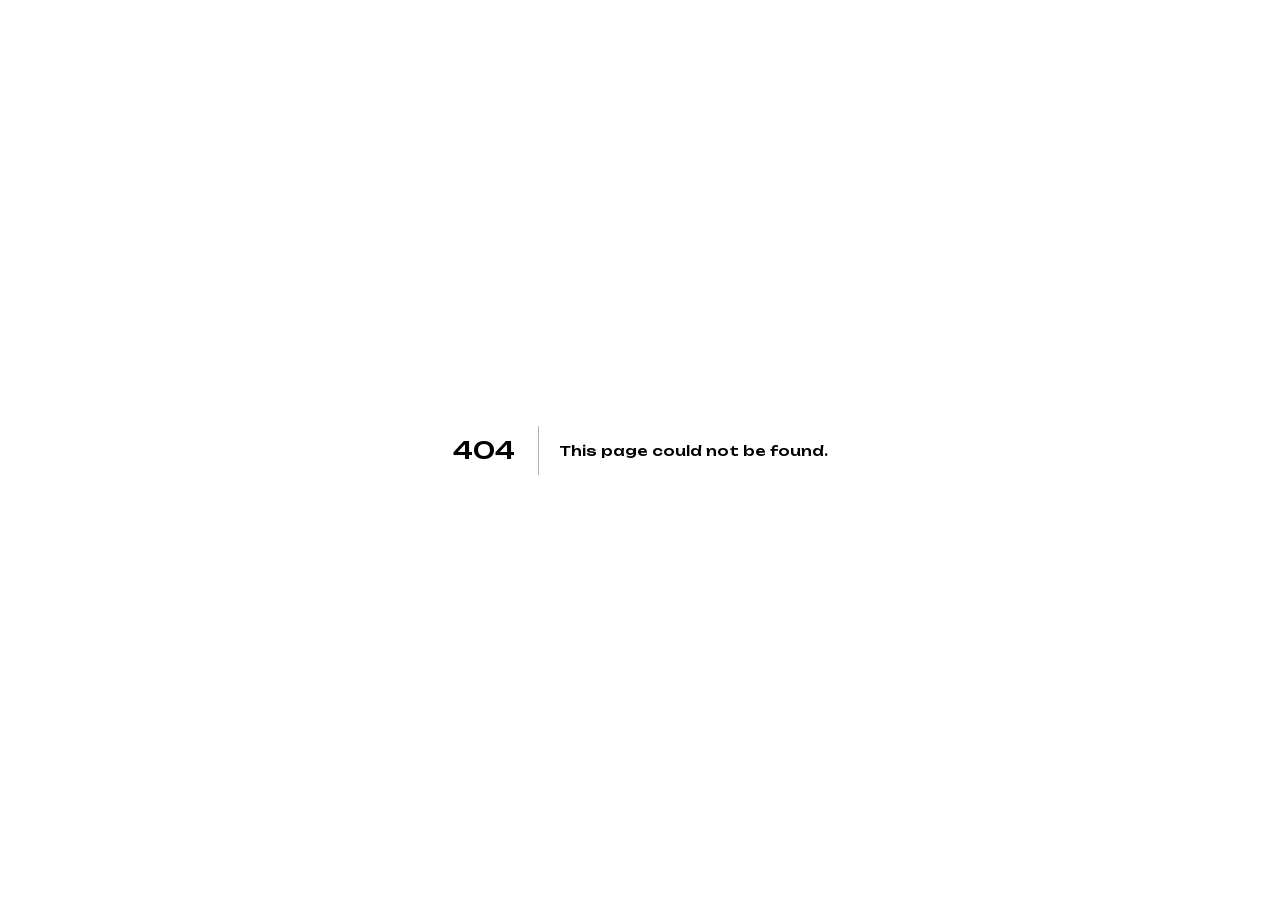
<file: 404/index.html>
<!DOCTYPE html><html lang="ru" class="-ls9kq_variable Yp9Oaq_variable h-full antialiased"><head><meta charSet="utf-8"/><meta name="viewport" content="width=device-width, initial-scale=1"/><link rel="stylesheet" href="/_next/static/chunks/42p402gcd8i59.css" data-precedence="next"/><link rel="preload" as="script" fetchPriority="low" href="/_next/static/chunks/1pcw6gskne7pf.js"/><script src="/_next/static/chunks/2urr6-fm2smyv.js" async=""></script><script src="/_next/static/chunks/3jn_x8ihwq16e.js" async=""></script><script src="/_next/static/chunks/2i99de3j6b99w.js" async=""></script><script src="/_next/static/chunks/turbopack-2u1d16houkiyo.js" async=""></script><script src="/_next/static/chunks/3qfy96eoyh-ek.js" async=""></script><meta name="robots" content="noindex"/><title>Васту-карта ARCHIDEV</title><meta name="description" content="Постройте Васту-карту своего дома: сетка 9×9 поверх плана по методике Наталии Капитановой."/><link rel="icon" href="/favicon.ico?favicon.117ezoe8m31dk.ico" sizes="48x48" type="image/x-icon"/><meta name="next-size-adjust" content=""/><title>404: This page could not be found.</title><script src="/_next/static/chunks/0cz1d0mv5g_q7.js" noModule=""></script></head><body class="min-h-full flex flex-col"><div hidden=""><!--$--><!--/$--></div><div style="font-family:system-ui,&quot;Segoe UI&quot;,Roboto,Helvetica,Arial,sans-serif,&quot;Apple Color Emoji&quot;,&quot;Segoe UI Emoji&quot;;height:100vh;text-align:center;display:flex;flex-direction:column;align-items:center;justify-content:center"><div><style>body{color:#000;background:#fff;margin:0}.next-error-h1{border-right:1px solid rgba(0,0,0,.3)}@media (prefers-color-scheme:dark){body{color:#fff;background:#000}.next-error-h1{border-right:1px solid rgba(255,255,255,.3)}}</style><h1 class="next-error-h1" style="display:inline-block;margin:0 20px 0 0;padding:0 23px 0 0;font-size:24px;font-weight:500;vertical-align:top;line-height:49px">404</h1><div style="display:inline-block"><h2 style="font-size:14px;font-weight:400;line-height:49px;margin:0">This page could not be found.</h2></div></div></div><!--$--><!--/$--><script id="_R_">(globalThis["TURBOPACK"] || (globalThis["TURBOPACK"] = [])).push({"otherChunks":["static/chunks/1pcw6gskne7pf.js","static/chunks/2urr6-fm2smyv.js","static/chunks/3jn_x8ihwq16e.js","static/chunks/2i99de3j6b99w.js"],"runtimeModuleIds":[94553]});</script><script src="/_next/static/chunks/1pcw6gskne7pf.js" async=""></script><script>(self.__next_f=self.__next_f||[]).push([0])</script><script>self.__next_f.push([1,"1:\"$Sreact.fragment\"\n2:\"/_next/static/chunks/3qfy96eoyh-ek.js\"\n3:I[39756,[\"$2\"],\"default\"]\n4:I[37457,[\"$2\"],\"default\"]\n8:I[97367,[\"$2\"],\"OutletBoundary\"]\n9:\"$Sreact.suspense\"\nb:\"ViewportBoundary\"\nc:I[97367,[\"$2\"],\"$b\"]\ne:\"MetadataBoundary\"\nf:I[97367,[\"$2\"],\"$e\"]\n11:I[68027,[\"$2\"],\"default\",1]\n:HL[\"/_next/static/chunks/42p402gcd8i59.css\",\"style\"]\n6:X\n7:[[\"children\",{\"s\":\"__PAGE__\",\"h\":512,\"d\":{\"r\":[\"$\",\"$1\",\"c\",{\"children\":[[[\"$\",\"title\",null,{\"children\":\"404: This page could not be found.\"}],[\"$\",\"div\",null,{\"style\":\"$0:t:t:d:r:props:children:1:props:children:props:children:props:notFound:0:1:props:style\",\"children\":[\"$\",\"div\",null,{\"children\":[[\"$\",\"style\",null,{\"dangerouslySetInnerHTML\":{\"__html\":\"body{color:#000;background:#fff;margin:0}.next-error-h1{border-right:1px solid rgba(0,0,0,.3)}@media (prefers-color-scheme:dark){body{color:#fff;background:#000}.next-error-h1{border-right:1px solid rgba(255,255,255,.3)}}\"}}],[\"$\",\"h1\",null,{\"className\":\"next-error-h1\",\"style\":\"$0:t:t:d:r:props:children:1:props:children:props:children:props:notFound:0:1:props:children:props:children:1:props:style\",\"children\":404}],[\"$\",\"div\",null,{\"style\":\"$0:t:t:d:r:props:children:1:props:children:props:children:props:notFound:0:1:props:children:props:children:2:props:style\",\"children\":[\"$\",\"h2\",null,{\"style\":\"$0:t:t:d:r:props:children:1:props:children:props:children:props:notFound:0:1:props:children:props:children:2:props:children:props:style\",\"children\":\"This page could not be found.\"}]}]]}]}]],null,[\"$\",\"$L8\",null,{\"children\":[\"$\",\"$9\",null,{\"name\":\"Next.MetadataOutlet\",\"children\":\"$@a\"}]}]]}],\"p\":false,\"v\":null}}]]\n5:[[\"children\",{\"s\":\"/_not-found\",\"h\":512,\"d\":{\"r\":[\"$\",\"$1\",\"c\",{\"children\":[null,[\"$\",\"$L3\",null,{\"parallelRouterKey\":\"children\",\"error\":\"$undefined\",\"errorStyles\":\"$undefined\",\"errorScripts\":\"$undefined\",\"template\":[\"$\",\"$L4\",null,{}],\"templateStyles\":\"$undefined\",\"templateScripts\":\"$undefined\",\"notFound\":\"$undefined\",\"forbidden\":\"$undefined\",\"unauthorized\":\"$undefined\"}]]}],\"p\":false,\"v\":\"$6\"},\"c\":\"$Q7\"}]]\n0:{\"P\":null,\"c\":[\"\",\"_not-found\",\"\"],\"q\":\"\",\"i\":false,\"t\":{\"t\":{\"s\":\"\",\"h\":528,\"d\":{\"r\":[\"$\",\"$1\",\"c\",{\"children\":[[[\"$\",\"link\",\"0\",{\"rel\":\"stylesheet\",\"href\":\"/_next/static/chunks/42p402gcd8i59.css\",\"precedence\":\"next\",\"crossOrigin\":\"$undefined\",\"nonce\":\"$undefined\"}],[\"$\",\"script\",\"script-0\",{\"src\":\"/_next/static/chunks/3qfy96eoyh-ek.js\",\"async\":true,\"nonce\":\"$undefined\"}]],[\"$\",\"html\",null,{\"lang\":\"ru\",\"className\":\"-ls9kq_variable Yp9Oaq_variable h-full antialiased\",\"children\":[\"$\",\"body\",null,{\"className\":\"min-h-full flex flex-col\",\"children\":[\"$\",\"$L3\",null,{\"parallelRouterKey\":\"children\",\"error\":\"$undefined\",\"errorStyles\":\"$undefined\",\"errorScripts\":\"$undefined\",\"template\":[\"$\",\"$L4\",null,{}],\"templateStyles\":\"$undefined\",\"templateScripts\":\"$undefined\",\"notFound\":[[[\"$\",\"title\",null,{\"children\":\"404: This page could not be found.\"}],[\"$\",\"div\",null,{\"style\":{\"fontFamily\":\"system-ui,\\\"Segoe UI\\\",Roboto,Helvetica,Arial,sans-serif,\\\"Apple Color Emoji\\\",\\\"Segoe UI Emoji\\\"\",\"height\":\"100vh\",\"textAlign\":\"center\",\"display\":\"flex\",\"flexDirection\":\"column\",\"alignItems\":\"center\",\"justifyContent\":\"center\"},\"children\":[\"$\",\"div\",null,{\"children\":[[\"$\",\"style\",null,{\"dangerouslySetInnerHTML\":{\"__html\":\"body{color:#000;background:#fff;margin:0}.next-error-h1{border-right:1px solid rgba(0,0,0,.3)}@media (prefers-color-scheme:dark){body{color:#fff;background:#000}.next-error-h1{border-right:1px solid rgba(255,255,255,.3)}}\"}}],[\"$\",\"h1\",null,{\"className\":\"next-error-h1\",\"style\":{\"display\":\"inline-block\",\"margin\":\"0 20px 0 0\",\"padding\":\"0 23px 0 0\",\"fontSize\":24,\"fontWeight\":500,\"verticalAlign\":\"top\",\"lineHeight\":\"49px\"},\"children\":404}],[\"$\",\"div\",null,{\"style\":{\"display\":\"inline-block\"},\"children\":[\"$\",\"h2\",null,{\"style\":{\"fontSize\":14,\"fontWeight\":400,\"lineHeight\":\"49px\",\"margin\":0},\"children\":\"This page could not be found.\"}]}]]}]}]],[]],\"forbidden\":\"$undefined\",\"unauthorized\":\"$undefined\"}]}]}]]}],\"p\":false,\"v\":null},\"c\":\"$Q5\"},\"h\":{\"r\":[\"$\",\"$1\",\"h\",{\"children\":[[\"$\",\"meta\",null,{\"name\":\"robots\",\"content\":\"noindex\"}],[\"$\",\"$Lc\",null,{\"children\":\"$Ld\"}],[\"$\",\"$Lf\",null,{\"children\":[[\"$\",\"div\",null,{\"hidden\":true,\"children\":[\"$\",\"$9\",null,{\"name\":\"Next.Metadata\",\"children\":\"$L10\"}]}],null]}],[\"$\",\"meta\",null,{\"name\":\"next-size-adjust\",\"content\":\"\"}]]}],\"p\":false,\"v\":null}},\"m\":\"$undefined\",\"G\":[\"$11\",[[\"$\",\"link\",\"0\",{\"rel\":\"stylesheet\",\"href\":\"/_next/static/chunks/42p402gcd8i59.css\",\"precedence\":\"next\",\"crossOrigin\":\"$undefined\",\"nonce\":\"$undefined\"}]]],\"S\":true,\"r\":\"$undefined\",\"s\":\"$undefined\",\"a\":\"$undefined\",\"l\":\"$undefined\",\"p\":\"$undefined\",\"d\":\"$undefined\",\"b\":\"I9UqkSW99RVlnb_qcBcgW\"}\n6:C\nd:[[\"$\",\"meta\",\"0\",{\"charSet\":\"utf-8\"}],[\"$\",\"meta\",\"1\",{\"name\":\"viewport\",\"content\":\"width=device-width, initial-scale=1\"}]]\n12:I[27201,[\"$2\"],\"IconMark\"]\na:null\n10:[[\"$\",\"title\",\"0\",{\"children\":\"Васту-карта ARCHIDEV\"}],[\"$\",\"meta\",\"1\",{\"name\":\"description\",\"content\":\"Постройте Васту-карту своего дома: сетка 9×9 поверх плана по методике Наталии Капитановой.\"}],[\"$\",\"link\",\"2\",{\"rel\":\"icon\",\"href\":\"/favicon.ico?favicon.117ezoe8m31dk.ico\",\"sizes\":\"48x48\",\"type\":\"image/x-icon\"}],[\"$\",\"$L12\",\"3\",{}]]\n"])</script></body></html>
</file>
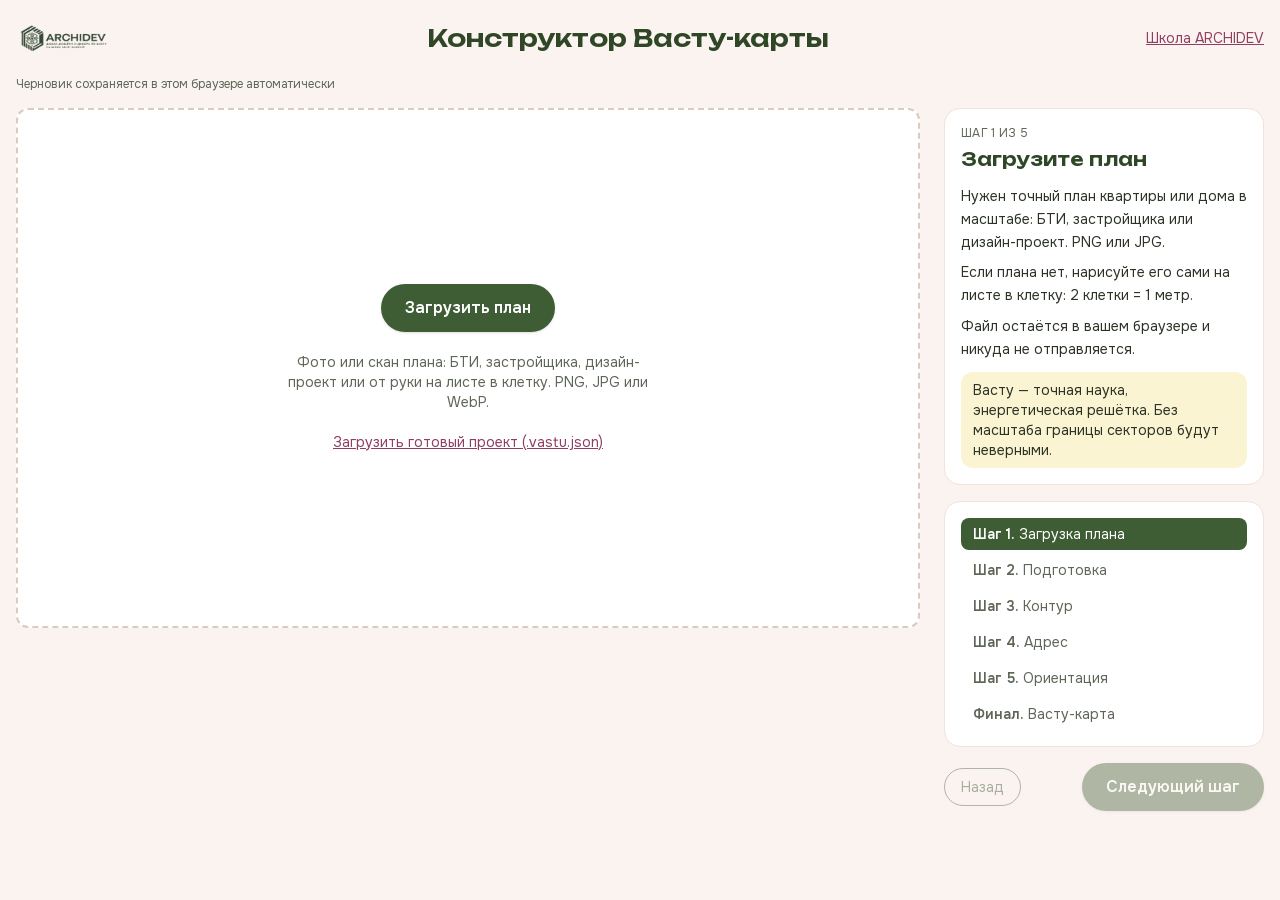
<file: create/index.html>
<!DOCTYPE html><html lang="ru" class="-ls9kq_variable Yp9Oaq_variable h-full antialiased"><head><meta charSet="utf-8"/><meta name="viewport" content="width=device-width, initial-scale=1"/><link rel="preload" href="/_next/static/media/01d917b2efda642a-s.p.0y1w0k24nk0rl.woff2" as="font" crossorigin="" type="font/woff2"/><link rel="preload" href="/_next/static/media/3383ca8b946b84c9-s.p.3o02-8iknf6dl.woff2" as="font" crossorigin="" type="font/woff2"/><link rel="preload" href="/_next/static/media/9d9d8fde33b299ed-s.p.1bk8_xp319hr4.woff2" as="font" crossorigin="" type="font/woff2"/><link rel="preload" href="/_next/static/media/c50b0495a1ff0f08-s.p.2sla2yow9-9p_.woff2" as="font" crossorigin="" type="font/woff2"/><link rel="preload" as="image" href="/brand/logo-green.png"/><link rel="stylesheet" href="/_next/static/chunks/42p402gcd8i59.css" data-precedence="next"/><link rel="preload" as="script" fetchPriority="low" href="/_next/static/chunks/1pcw6gskne7pf.js"/><script src="/_next/static/chunks/2urr6-fm2smyv.js" async=""></script><script src="/_next/static/chunks/3jn_x8ihwq16e.js" async=""></script><script src="/_next/static/chunks/2i99de3j6b99w.js" async=""></script><script src="/_next/static/chunks/turbopack-2u1d16houkiyo.js" async=""></script><script src="/_next/static/chunks/3qfy96eoyh-ek.js" async=""></script><script src="/_next/static/chunks/0y6jwivhe2-36.js" async=""></script><script src="/_next/static/chunks/2y1v_hpdw9s89.js" async=""></script><title>Построить Васту-карту — ARCHIDEV</title><meta name="description" content="Постройте Васту-карту своего дома: сетка 9×9 поверх плана по методике Наталии Капитановой."/><link rel="icon" href="/favicon.ico?favicon.117ezoe8m31dk.ico" sizes="48x48" type="image/x-icon"/><meta name="next-size-adjust" content=""/><script src="/_next/static/chunks/0cz1d0mv5g_q7.js" noModule=""></script></head><body class="min-h-full flex flex-col"><div hidden=""><!--$--><!--/$--></div><main class="mx-auto flex w-full max-w-7xl flex-1 flex-col gap-5 px-4 py-5"><header class="flex flex-wrap items-center justify-between gap-3"><a class="flex items-center gap-3" href="/"><img alt="ARCHIDEV" width="150" height="40" decoding="async" data-nimg="1" class="h-9 w-auto" style="color:transparent" src="/brand/logo-green.png"/></a><h1 class="text-xl font-semibold text-green-dark sm:text-2xl">Конструктор Васту-карты</h1><a href="https://archidev.online/" class="text-sm text-plum-text underline" target="_blank" rel="noreferrer">Школа ARCHIDEV</a></header><div class="flex flex-col gap-4"><div class="flex flex-wrap items-center justify-between gap-2 text-xs text-muted"><span>Черновик сохраняется в этом браузере автоматически</span></div><div class="flex flex-col gap-6 lg:flex-row lg:items-start"><section class="min-w-0 flex-1"><div class="flex min-h-[520px] flex-col items-center justify-center gap-5 rounded-xl border-2 border-dashed border-line-strong bg-white p-6 text-center"><input type="file" accept="image/png,image/jpeg,image/webp" class="hidden"/><input type="file" accept=".json,application/json" class="hidden"/><button type="button" class="rounded-full bg-green px-6 py-3 text-base font-semibold text-white shadow-sm transition hover:bg-green-dark disabled:cursor-not-allowed disabled:opacity-40">Загрузить план</button><p class="max-w-sm text-sm text-muted">Фото или скан плана: БТИ, застройщика, дизайн-проект или от руки на листе в клетку. PNG, JPG или WebP.</p><button type="button" class="text-sm text-plum-text underline">Загрузить готовый проект (.vastu.json)</button></div></section><aside class="flex w-full flex-col gap-4 lg:w-80 lg:shrink-0"><div class="rounded-2xl border border-line bg-white p-4"><p class="text-xs uppercase tracking-wide text-muted">Шаг 1 из 5</p><h2 class="mt-1 text-lg font-semibold text-green-dark">Загрузите план</h2><ul class="mt-3 flex flex-col gap-2 text-sm leading-relaxed"><li>Нужен точный план квартиры или дома в масштабе: БТИ, застройщика или дизайн-проект. PNG или JPG.</li><li>Если плана нет, нарисуйте его сами на листе в клетку: 2 клетки = 1 метр.</li><li>Файл остаётся в вашем браузере и никуда не отправляется.</li></ul><p class="rounded-xl bg-yellow-section px-3 py-2 text-sm text-ink mt-3">Васту — точная наука, энергетическая решётка. Без масштаба границы секторов будут неверными.</p></div><ol class="rounded-2xl border border-line bg-white p-4 flex flex-col gap-1 text-sm"><li><button type="button" class="w-full rounded-lg px-3 py-1.5 text-left transition bg-green text-white"><span class="font-semibold">Шаг <!-- -->1<!-- -->.</span> <!-- -->Загрузка плана</button></li><li><button type="button" disabled="" class="w-full rounded-lg px-3 py-1.5 text-left transition text-muted"><span class="font-semibold">Шаг <!-- -->2<!-- -->.</span> <!-- -->Подготовка</button></li><li><button type="button" disabled="" class="w-full rounded-lg px-3 py-1.5 text-left transition text-muted"><span class="font-semibold">Шаг <!-- -->3<!-- -->.</span> <!-- -->Контур</button></li><li><button type="button" disabled="" class="w-full rounded-lg px-3 py-1.5 text-left transition text-muted"><span class="font-semibold">Шаг <!-- -->4<!-- -->.</span> <!-- -->Адрес</button></li><li><button type="button" disabled="" class="w-full rounded-lg px-3 py-1.5 text-left transition text-muted"><span class="font-semibold">Шаг <!-- -->5<!-- -->.</span> <!-- -->Ориентация</button></li><li><button type="button" disabled="" class="w-full rounded-lg px-3 py-1.5 text-left transition text-muted"><span class="font-semibold">Финал.</span> Васту-карта</button></li></ol><div class="flex items-center justify-between gap-2"><button type="button" class="rounded-full border border-green px-4 py-2 text-sm text-green-dark transition hover:bg-green hover:text-white disabled:cursor-not-allowed disabled:opacity-40 disabled:hover:bg-transparent disabled:hover:text-green-dark" disabled="">Назад</button><button type="button" class="rounded-full bg-green px-6 py-3 text-base font-semibold text-white shadow-sm transition hover:bg-green-dark disabled:cursor-not-allowed disabled:opacity-40" disabled="">Следующий шаг</button></div></aside></div></div></main><!--$--><!--/$--><script id="_R_">(globalThis["TURBOPACK"] || (globalThis["TURBOPACK"] = [])).push({"otherChunks":["static/chunks/1pcw6gskne7pf.js","static/chunks/2urr6-fm2smyv.js","static/chunks/3jn_x8ihwq16e.js","static/chunks/2i99de3j6b99w.js"],"runtimeModuleIds":[94553]});</script><script src="/_next/static/chunks/1pcw6gskne7pf.js" async=""></script><script>(self.__next_f=self.__next_f||[]).push([0])</script><script>self.__next_f.push([1,"1:\"$Sreact.fragment\"\n2:\"/_next/static/chunks/3qfy96eoyh-ek.js\"\n3:I[39756,[\"$2\"],\"default\"]\n4:I[37457,[\"$2\"],\"default\"]\n8:\"/_next/static/chunks/0y6jwivhe2-36.js\"\n9:\"/_next/static/chunks/2y1v_hpdw9s89.js\"\na:I[22016,[\"$2\",\"$8\",\"$9\"],\"\"]\nb:I[5500,[\"$2\",\"$8\",\"$9\"],\"Image\"]\nc:I[2328,[\"$2\",\"$8\",\"$9\"],\"default\"]\nd:I[97367,[\"$2\"],\"OutletBoundary\"]\ne:\"$Sreact.suspense\"\n10:\"ViewportBoundary\"\n11:I[97367,[\"$2\"],\"$10\"]\n13:\"MetadataBoundary\"\n14:I[97367,[\"$2\"],\"$13\"]\n16:I[68027,[\"$2\"],\"default\",1]\n:HL[\"/_next/static/chunks/42p402gcd8i59.css\",\"style\"]\n:HL[\"/_next/static/media/01d917b2efda642a-s.p.0y1w0k24nk0rl.woff2\",\"font\",{\"crossOrigin\":\"\",\"type\":\"font/woff2\"}]\n:HL[\"/_next/static/media/3383ca8b946b84c9-s.p.3o02-8iknf6dl.woff2\",\"font\",{\"crossOrigin\":\"\",\"type\":\"font/woff2\"}]\n:HL[\"/_next/static/media/9d9d8fde33b299ed-s.p.1bk8_xp319hr4.woff2\",\"font\",{\"crossOrigin\":\"\",\"type\":\"font/woff2\"}]\n:HL[\"/_next/static/media/c50b0495a1ff0f08-s.p.2sla2yow9-9p_.woff2\",\"font\",{\"crossOrigin\":\"\",\"type\":\"font/woff2\"}]\n6:X\n7:[[\"children\",{\"s\":\"__PAGE__\",\"h\":512,\"d\":{\"r\":[\"$\",\"$1\",\"c\",{\"children\":[[\"$\",\"main\",null,{\"className\":\"mx-auto flex w-full max-w-7xl flex-1 flex-col gap-5 px-4 py-5\",\"children\":[[\"$\",\"header\",null,{\"className\":\"flex flex-wrap items-center justify-between gap-3\",\"children\":[[\"$\",\"$La\",null,{\"href\":\"/\",\"className\":\"flex items-center gap-3\",\"children\":[\"$\",\"$Lb\",null,{\"src\":\"/brand/logo-green.png\",\"alt\":\"ARCHIDEV\",\"width\":150,\"height\":40,\"priority\":true,\"className\":\"h-9 w-auto\"}]}],[\"$\",\"h1\",null,{\"className\":\"text-xl font-semibold text-green-dark sm:text-2xl\",\"children\":\"Конструктор Васту-карты\"}],[\"$\",\"a\",null,{\"href\":\"https://archidev.online/\",\"className\":\"text-sm text-plum-text underline\",\"target\":\"_blank\",\"rel\":\"noreferrer\",\"children\":\"Школа ARCHIDEV\"}]]}],[\"$\",\"$Lc\",null,{}]]}],[[\"$\",\"script\",\"script-0\",{\"src\":\"/_next/static/chunks/0y6jwivhe2-36.js\",\"async\":true,\"nonce\":\"$undefined\"}],[\"$\",\"script\",\"script-1\",{\"src\":\"/_next/static/chunks/2y1v_hpdw9s89.js\",\"async\":true,\"nonce\":\"$undefined\"}]],[\"$\",\"$Ld\",null,{\"children\":[\"$\",\"$e\",null,{\"name\":\"Next.MetadataOutlet\",\"children\":\"$@f\"}]}]]}],\"p\":false,\"v\":null}}]]\n5:[[\"children\",{\"s\":\"create\",\"h\":512,\"d\":{\"r\":[\"$\",\"$1\",\"c\",{\"children\":[null,[\"$\",\"$L3\",null,{\"parallelRouterKey\":\"children\",\"error\":\"$undefined\",\"errorStyles\":\"$undefined\",\"errorScripts\":\"$undefined\",\"template\":[\"$\",\"$L4\",null,{}],\"templateStyles\":\"$undefined\",\"templateScripts\":\"$undefined\",\"notFound\":\"$undefined\",\"forbidden\":\"$undefined\",\"unauthorized\":\"$undefined\"}]]}],\"p\":false,\"v\":\"$6\"},\"c\":\"$Q7\"}]]\n0:{\"P\":null,\"c\":[\"\",\"create\",\"\"],\"q\":\"\",\"i\":false,\"t\":{\"t\":{\"s\":\"\",\"h\":528,\"d\":{\"r\":[\"$\",\"$1\",\"c\",{\"children\":[[[\"$\",\"link\",\"0\",{\"rel\":\"stylesheet\",\"href\":\"/_next/static/chunks/42p402gcd8i59.css\",\"precedence\":\"next\",\"crossOrigin\":\"$undefined\",\"nonce\":\"$undefined\"}],[\"$\",\"script\",\"script-0\",{\"src\":\"/_next/static/chunks/3qfy96eoyh-ek.js\",\"async\":true,\"nonce\":\"$undefined\"}]],[\"$\",\"html\",null,{\"lang\":\"ru\",\"className\":\"-ls9kq_variable Yp9Oaq_variable h-full antialiased\",\"children\":[\"$\",\"body\",null,{\"className\":\"min-h-full flex flex-col\",\"children\":[\"$\",\"$L3\",null,{\"parallelRouterKey\":\"children\",\"error\":\"$undefined\",\"errorStyles\":\"$undefined\",\"errorScripts\":\"$undefined\",\"template\":[\"$\",\"$L4\",null,{}],\"templateStyles\":\"$undefined\",\"templateScripts\":\"$undefined\",\"notFound\":[[[\"$\",\"title\",null,{\"children\":\"404: This page could not be found.\"}],[\"$\",\"div\",null,{\"style\":{\"fontFamily\":\"system-ui,\\\"Segoe UI\\\",Roboto,Helvetica,Arial,sans-serif,\\\"Apple Color Emoji\\\",\\\"Segoe UI Emoji\\\"\",\"height\":\"100vh\",\"textAlign\":\"center\",\"display\":\"flex\",\"flexDirection\":\"column\",\"alignItems\":\"center\",\"justifyContent\":\"center\"},\"children\":[\"$\",\"div\",null,{\"children\":[[\"$\",\"style\",null,{\"dangerouslySetInnerHTML\":{\"__html\":\"body{color:#000;background:#fff;margin:0}.next-error-h1{border-right:1px solid rgba(0,0,0,.3)}@media (prefers-color-scheme:dark){body{color:#fff;background:#000}.next-error-h1{border-right:1px solid rgba(255,255,255,.3)}}\"}}],[\"$\",\"h1\",null,{\"className\":\"next-error-h1\",\"style\":{\"display\":\"inline-block\",\"margin\":\"0 20px 0 0\",\"padding\":\"0 23px 0 0\",\"fontSize\":24,\"fontWeight\":500,\"verticalAlign\":\"top\",\"lineHeight\":\"49px\"},\"children\":404}],[\"$\",\"div\",null,{\"style\":{\"display\":\"inline-block\"},\"children\":[\"$\",\"h2\",null,{\"style\":{\"fontSize\":14,\"fontWeight\":400,\"lineHeight\":\"49px\",\"margin\":0},\"children\":\"This page could not be found.\"}]}]]}]}]],[]],\"forbidden\":\"$undefined\",\"unauthorized\":\"$undefined\"}]}]}]]}],\"p\":false,\"v\":null},\"c\":\"$Q5\"},\"h\":{\"r\":[\"$\",\"$1\",\"h\",{\"children\":[null,[\"$\",\"$L11\",null,{\"children\":\"$L12\"}],[\"$\",\"$L14\",null,{\"children\":[[\"$\",\"div\",null,{\"hidden\":true,\"children\":[\"$\",\"$e\",null,{\"name\":\"Next.Metadata\",\"children\":\"$L15\"}]}],null]}],[\"$\",\"meta\",null,{\"name\":\"next-size-adjust\",\"content\":\"\"}]]}],\"p\":false,\"v\":null}},\"m\":\"$undefined\",\"G\":[\"$16\",[[\"$\",\"link\",\"0\",{\"rel\":\"stylesheet\",\"href\":\"/_next/static/chunks/42p402gcd8i59.css\",\"precedence\":\"next\",\"crossOrigin\":\"$undefined\",\"nonce\":\"$undefined\"}]]],\"S\":true,\"r\":\"$undefined\",\"s\":\"$undefined\",\"a\":\"$undefined\",\"l\":\"$undefined\",\"p\":\"$undefined\",\"d\":\"$undefined\",\"b\":\"I9UqkSW99RVlnb_qcBcgW\"}\n6:C\n12:[[\"$\",\"meta\",\"0\",{\"charSet\":\"utf-8\"}],[\"$\",\"meta\",\"1\",{\"name\":\"viewport\",\"content\":\"width=device-width, initial-scale=1\"}]]\n17:I[27201,[\"$2\"],\"IconMark\"]\nf:null\n15:[[\"$\",\"title\",\"0\",{\"children\":\"Построить Васту-карту — ARCHIDEV\"}],[\"$\",\"meta\",\"1\",{\"name\":\"description\",\"content\":\"Постройте Васту-карту своего дома: сетка 9×9 поверх плана по методике Наталии Капитановой.\"}],[\"$\",\"link\",\"2\",{\"rel\":\"icon\",\"href\":\"/favicon.ico?favicon.117ezoe8m31dk.ico\",\"sizes\":\"48x48\",\"type\":\"image/x-icon\"}],[\"$\",\"$L17\",\"3\",{}]]\n"])</script></body></html>
</file>
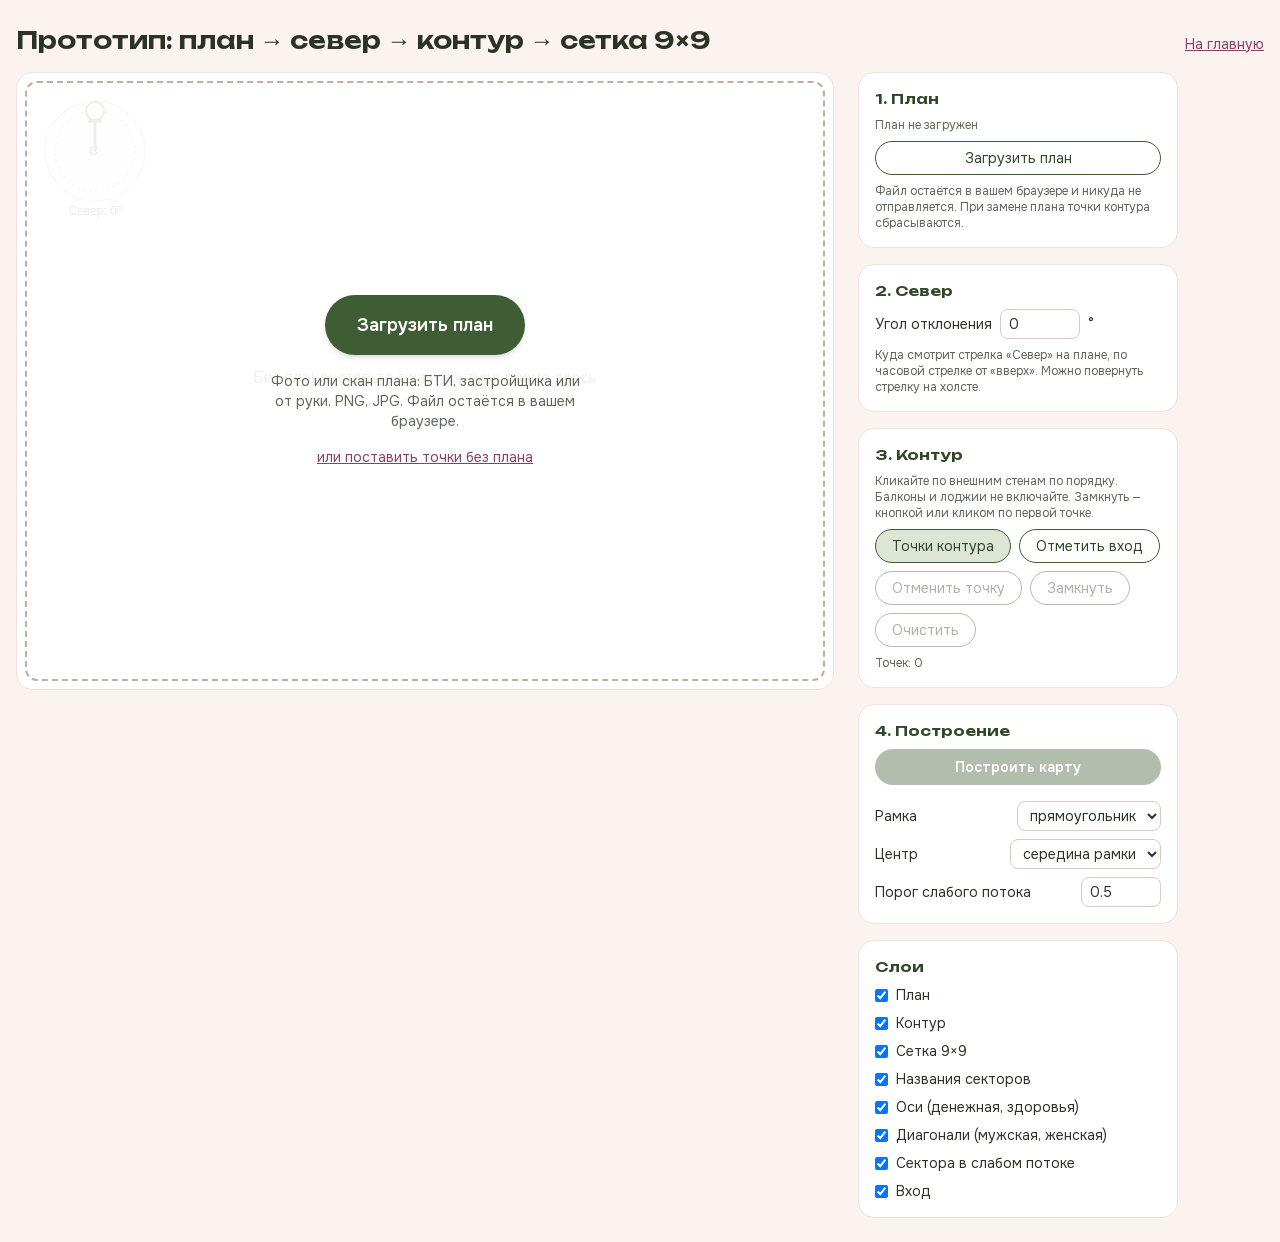
<file: prototype/index.html>
<!DOCTYPE html><html lang="ru" class="-ls9kq_variable Yp9Oaq_variable h-full antialiased"><head><meta charSet="utf-8"/><meta name="viewport" content="width=device-width, initial-scale=1"/><link rel="preload" href="/_next/static/media/01d917b2efda642a-s.p.0y1w0k24nk0rl.woff2" as="font" crossorigin="" type="font/woff2"/><link rel="preload" href="/_next/static/media/3383ca8b946b84c9-s.p.3o02-8iknf6dl.woff2" as="font" crossorigin="" type="font/woff2"/><link rel="preload" href="/_next/static/media/9d9d8fde33b299ed-s.p.1bk8_xp319hr4.woff2" as="font" crossorigin="" type="font/woff2"/><link rel="preload" href="/_next/static/media/c50b0495a1ff0f08-s.p.2sla2yow9-9p_.woff2" as="font" crossorigin="" type="font/woff2"/><link rel="stylesheet" href="/_next/static/chunks/42p402gcd8i59.css" data-precedence="next"/><link rel="preload" as="script" fetchPriority="low" href="/_next/static/chunks/1pcw6gskne7pf.js"/><script src="/_next/static/chunks/2urr6-fm2smyv.js" async=""></script><script src="/_next/static/chunks/3jn_x8ihwq16e.js" async=""></script><script src="/_next/static/chunks/2i99de3j6b99w.js" async=""></script><script src="/_next/static/chunks/turbopack-2u1d16houkiyo.js" async=""></script><script src="/_next/static/chunks/3qfy96eoyh-ek.js" async=""></script><script src="/_next/static/chunks/1wvkmc7ho8-z3.js" async=""></script><script src="/_next/static/chunks/1s4oz713b7qif.js" async=""></script><title>Прототип — Васту-карта ARCHIDEV</title><meta name="description" content="Постройте Васту-карту своего дома: сетка 9×9 поверх плана по методике Наталии Капитановой."/><link rel="icon" href="/favicon.ico?favicon.117ezoe8m31dk.ico" sizes="48x48" type="image/x-icon"/><meta name="next-size-adjust" content=""/><script src="/_next/static/chunks/0cz1d0mv5g_q7.js" noModule=""></script></head><body class="min-h-full flex flex-col"><div hidden=""><!--$--><!--/$--></div><main class="mx-auto flex w-full max-w-7xl flex-1 flex-col gap-4 px-4 py-6"><header class="flex flex-wrap items-baseline justify-between gap-2"><h1 class="text-2xl font-semibold">Прототип: план → север → контур → сетка 9×9</h1><a class="text-sm text-[#8F3D62] underline" href="/">На главную</a></header><div class="flex flex-col gap-6 lg:flex-row lg:items-start"><input type="file" accept="image/png,image/jpeg,image/webp" class="hidden"/><div class="relative overflow-auto rounded-2xl border border-[#EFE3DC] bg-white p-2"><div class="absolute inset-2 z-10 flex flex-col items-center justify-center gap-4 rounded-xl border-2 border-dashed border-[#BFAEA3] bg-white/90 text-center"><button type="button" class="rounded-full bg-[#3F5D34] px-8 py-4 text-lg font-semibold text-white shadow-md hover:bg-[#2F4727]">Загрузить план</button><p class="max-w-xs text-sm text-[#5E6658]">Фото или скан плана: БТИ, застройщика или от руки. PNG, JPG. Файл остаётся в вашем браузере.</p><button type="button" class="text-sm text-[#8F3D62] underline">или поставить точки без плана</button></div><!--$!--><template data-dgst=""></template><div class="flex h-[600px] w-[800px] items-center justify-center text-[#5E6658]">Загружаем холст…</div><!--/$--></div><aside class="flex w-80 shrink-0 flex-col gap-4 text-sm"><div class="flex flex-col gap-2 rounded-2xl border border-[#EFE3DC] bg-white p-4"><h2 class="text-sm font-semibold text-[#2F4727]">1. План</h2><p class="text-xs text-[#5E6658]">План не загружен</p><button type="button" class="rounded-full border border-[#3F5D34] px-4 py-1.5 text-sm text-[#2F4727] hover:bg-[#3F5D34] hover:text-white disabled:cursor-not-allowed disabled:opacity-40 disabled:hover:bg-transparent disabled:hover:text-[#2F4727]">Загрузить план</button><p class="text-xs text-[#5E6658]">Файл остаётся в вашем браузере и никуда не отправляется. При замене плана точки контура сбрасываются.</p></div><div class="flex flex-col gap-2 rounded-2xl border border-[#EFE3DC] bg-white p-4"><h2 class="text-sm font-semibold text-[#2F4727]">2. Север</h2><label class="flex items-center gap-2">Угол отклонения<input type="number" min="0" max="359" class="w-20 rounded-lg border border-[#D9CBC1] px-2 py-1" value="0"/>°</label><p class="text-xs text-[#5E6658]">Куда смотрит стрелка «Север» на плане, по часовой стрелке от «вверх». Можно повернуть стрелку на холсте.</p></div><div class="flex flex-col gap-2 rounded-2xl border border-[#EFE3DC] bg-white p-4"><h2 class="text-sm font-semibold text-[#2F4727]">3. Контур</h2><p class="text-xs text-[#5E6658]">Кликайте по внешним стенам по порядку. Балконы и лоджии не включайте. Замкнуть — кнопкой или кликом по первой точке.</p><div class="flex flex-wrap gap-2"><button type="button" class="rounded-full border border-[#3F5D34] px-4 py-1.5 text-sm text-[#2F4727] hover:bg-[#3F5D34] hover:text-white disabled:cursor-not-allowed disabled:opacity-40 disabled:hover:bg-transparent disabled:hover:text-[#2F4727] bg-[#DDE6D5]">Точки контура</button><button type="button" class="rounded-full border border-[#3F5D34] px-4 py-1.5 text-sm text-[#2F4727] hover:bg-[#3F5D34] hover:text-white disabled:cursor-not-allowed disabled:opacity-40 disabled:hover:bg-transparent disabled:hover:text-[#2F4727] ">Отметить вход</button></div><div class="flex flex-wrap gap-2"><button type="button" class="rounded-full border border-[#3F5D34] px-4 py-1.5 text-sm text-[#2F4727] hover:bg-[#3F5D34] hover:text-white disabled:cursor-not-allowed disabled:opacity-40 disabled:hover:bg-transparent disabled:hover:text-[#2F4727]" disabled="">Отменить точку</button><button type="button" class="rounded-full border border-[#3F5D34] px-4 py-1.5 text-sm text-[#2F4727] hover:bg-[#3F5D34] hover:text-white disabled:cursor-not-allowed disabled:opacity-40 disabled:hover:bg-transparent disabled:hover:text-[#2F4727]" disabled="">Замкнуть</button><button type="button" class="rounded-full border border-[#3F5D34] px-4 py-1.5 text-sm text-[#2F4727] hover:bg-[#3F5D34] hover:text-white disabled:cursor-not-allowed disabled:opacity-40 disabled:hover:bg-transparent disabled:hover:text-[#2F4727]" disabled="">Очистить</button></div><p class="text-xs text-[#5E6658]">Точек: <!-- -->0</p></div><div class="flex flex-col gap-2 rounded-2xl border border-[#EFE3DC] bg-white p-4"><h2 class="text-sm font-semibold text-[#2F4727]">4. Построение</h2><button type="button" class="rounded-full bg-[#3F5D34] px-5 py-2 text-sm font-semibold text-white hover:bg-[#2F4727] disabled:cursor-not-allowed disabled:opacity-40" disabled="">Построить карту</button><label class="mt-2 flex items-center justify-between gap-2">Рамка<select class="rounded-lg border border-[#D9CBC1] px-2 py-1"><option value="rect" selected="">прямоугольник</option><option value="square">квадрат</option></select></label><label class="flex items-center justify-between gap-2">Центр<select class="rounded-lg border border-[#D9CBC1] px-2 py-1"><option value="bbox" selected="">середина рамки</option><option value="centroid">центр тяжести</option></select></label><label class="flex items-center justify-between gap-2">Порог слабого потока<input type="number" min="0" max="1" step="0.05" class="w-20 rounded-lg border border-[#D9CBC1] px-2 py-1" value="0.5"/></label></div><div class="flex flex-col gap-2 rounded-2xl border border-[#EFE3DC] bg-white p-4"><h2 class="text-sm font-semibold text-[#2F4727]">Слои</h2><label class="flex items-center gap-2"><input type="checkbox" checked=""/>План</label><label class="flex items-center gap-2"><input type="checkbox" checked=""/>Контур</label><label class="flex items-center gap-2"><input type="checkbox" checked=""/>Сетка 9×9</label><label class="flex items-center gap-2"><input type="checkbox" checked=""/>Названия секторов</label><label class="flex items-center gap-2"><input type="checkbox" checked=""/>Оси (денежная, здоровья)</label><label class="flex items-center gap-2"><input type="checkbox" checked=""/>Диагонали (мужская, женская)</label><label class="flex items-center gap-2"><input type="checkbox" checked=""/>Сектора в слабом потоке</label><label class="flex items-center gap-2"><input type="checkbox" checked=""/>Вход</label></div></aside></div></main><!--$--><!--/$--><script id="_R_">(globalThis["TURBOPACK"] || (globalThis["TURBOPACK"] = [])).push({"otherChunks":["static/chunks/1pcw6gskne7pf.js","static/chunks/2urr6-fm2smyv.js","static/chunks/3jn_x8ihwq16e.js","static/chunks/2i99de3j6b99w.js"],"runtimeModuleIds":[94553]});</script><script src="/_next/static/chunks/1pcw6gskne7pf.js" async=""></script><script>(self.__next_f=self.__next_f||[]).push([0])</script><script>self.__next_f.push([1,"1:\"$Sreact.fragment\"\n2:\"/_next/static/chunks/3qfy96eoyh-ek.js\"\n3:I[39756,[\"$2\"],\"default\"]\n4:I[37457,[\"$2\"],\"default\"]\n8:\"/_next/static/chunks/1wvkmc7ho8-z3.js\"\n9:\"/_next/static/chunks/1s4oz713b7qif.js\"\na:I[22016,[\"$2\",\"$8\",\"$9\"],\"\"]\nb:I[9432,[\"$2\",\"$8\",\"$9\"],\"default\"]\nc:I[97367,[\"$2\"],\"OutletBoundary\"]\nd:\"$Sreact.suspense\"\nf:\"ViewportBoundary\"\n10:I[97367,[\"$2\"],\"$f\"]\n12:\"MetadataBoundary\"\n13:I[97367,[\"$2\"],\"$12\"]\n15:I[68027,[\"$2\"],\"default\",1]\n:HL[\"/_next/static/chunks/42p402gcd8i59.css\",\"style\"]\n:HL[\"/_next/static/media/01d917b2efda642a-s.p.0y1w0k24nk0rl.woff2\",\"font\",{\"crossOrigin\":\"\",\"type\":\"font/woff2\"}]\n:HL[\"/_next/static/media/3383ca8b946b84c9-s.p.3o02-8iknf6dl.woff2\",\"font\",{\"crossOrigin\":\"\",\"type\":\"font/woff2\"}]\n:HL[\"/_next/static/media/9d9d8fde33b299ed-s.p.1bk8_xp319hr4.woff2\",\"font\",{\"crossOrigin\":\"\",\"type\":\"font/woff2\"}]\n:HL[\"/_next/static/media/c50b0495a1ff0f08-s.p.2sla2yow9-9p_.woff2\",\"font\",{\"crossOrigin\":\"\",\"type\":\"font/woff2\"}]\n6:X\n7:[[\"children\",{\"s\":\"__PAGE__\",\"h\":512,\"d\":{\"r\":[\"$\",\"$1\",\"c\",{\"children\":[[\"$\",\"main\",null,{\"className\":\"mx-auto flex w-full max-w-7xl flex-1 flex-col gap-4 px-4 py-6\",\"children\":[[\"$\",\"header\",null,{\"className\":\"flex flex-wrap items-baseline justify-between gap-2\",\"children\":[[\"$\",\"h1\",null,{\"className\":\"text-2xl font-semibold\",\"children\":\"Прототип: план → север → контур → сетка 9×9\"}],[\"$\",\"$La\",null,{\"href\":\"/\",\"className\":\"text-sm text-[#8F3D62] underline\",\"children\":\"На главную\"}]]}],[\"$\",\"$Lb\",null,{}]]}],[[\"$\",\"script\",\"script-0\",{\"src\":\"/_next/static/chunks/1wvkmc7ho8-z3.js\",\"async\":true,\"nonce\":\"$undefined\"}],[\"$\",\"script\",\"script-1\",{\"src\":\"/_next/static/chunks/1s4oz713b7qif.js\",\"async\":true,\"nonce\":\"$undefined\"}]],[\"$\",\"$Lc\",null,{\"children\":[\"$\",\"$d\",null,{\"name\":\"Next.MetadataOutlet\",\"children\":\"$@e\"}]}]]}],\"p\":false,\"v\":null}}]]\n5:[[\"children\",{\"s\":\"prototype\",\"h\":512,\"d\":{\"r\":[\"$\",\"$1\",\"c\",{\"children\":[null,[\"$\",\"$L3\",null,{\"parallelRouterKey\":\"children\",\"error\":\"$undefined\",\"errorStyles\":\"$undefined\",\"errorScripts\":\"$undefined\",\"template\":[\"$\",\"$L4\",null,{}],\"templateStyles\":\"$undefined\",\"templateScripts\":\"$undefined\",\"notFound\":\"$undefined\",\"forbidden\":\"$undefined\",\"unauthorized\":\"$undefined\"}]]}],\"p\":false,\"v\":\"$6\"},\"c\":\"$Q7\"}]]\n0:{\"P\":null,\"c\":[\"\",\"prototype\",\"\"],\"q\":\"\",\"i\":false,\"t\":{\"t\":{\"s\":\"\",\"h\":528,\"d\":{\"r\":[\"$\",\"$1\",\"c\",{\"children\":[[[\"$\",\"link\",\"0\",{\"rel\":\"stylesheet\",\"href\":\"/_next/static/chunks/42p402gcd8i59.css\",\"precedence\":\"next\",\"crossOrigin\":\"$undefined\",\"nonce\":\"$undefined\"}],[\"$\",\"script\",\"script-0\",{\"src\":\"/_next/static/chunks/3qfy96eoyh-ek.js\",\"async\":true,\"nonce\":\"$undefined\"}]],[\"$\",\"html\",null,{\"lang\":\"ru\",\"className\":\"-ls9kq_variable Yp9Oaq_variable h-full antialiased\",\"children\":[\"$\",\"body\",null,{\"className\":\"min-h-full flex flex-col\",\"children\":[\"$\",\"$L3\",null,{\"parallelRouterKey\":\"children\",\"error\":\"$undefined\",\"errorStyles\":\"$undefined\",\"errorScripts\":\"$undefined\",\"template\":[\"$\",\"$L4\",null,{}],\"templateStyles\":\"$undefined\",\"templateScripts\":\"$undefined\",\"notFound\":[[[\"$\",\"title\",null,{\"children\":\"404: This page could not be found.\"}],[\"$\",\"div\",null,{\"style\":{\"fontFamily\":\"system-ui,\\\"Segoe UI\\\",Roboto,Helvetica,Arial,sans-serif,\\\"Apple Color Emoji\\\",\\\"Segoe UI Emoji\\\"\",\"height\":\"100vh\",\"textAlign\":\"center\",\"display\":\"flex\",\"flexDirection\":\"column\",\"alignItems\":\"center\",\"justifyContent\":\"center\"},\"children\":[\"$\",\"div\",null,{\"children\":[[\"$\",\"style\",null,{\"dangerouslySetInnerHTML\":{\"__html\":\"body{color:#000;background:#fff;margin:0}.next-error-h1{border-right:1px solid rgba(0,0,0,.3)}@media (prefers-color-scheme:dark){body{color:#fff;background:#000}.next-error-h1{border-right:1px solid rgba(255,255,255,.3)}}\"}}],[\"$\",\"h1\",null,{\"className\":\"next-error-h1\",\"style\":{\"display\":\"inline-block\",\"margin\":\"0 20px 0 0\",\"padding\":\"0 23px 0 0\",\"fontSize\":24,\"fontWeight\":500,\"verticalAlign\":\"top\",\"lineHeight\":\"49px\"},\"children\":404}],[\"$\",\"div\",null,{\"style\":{\"display\":\"inline-block\"},\"children\":[\"$\",\"h2\",null,{\"style\":{\"fontSize\":14,\"fontWeight\":400,\"lineHeight\":\"49px\",\"margin\":0},\"children\":\"This page could not be found.\"}]}]]}]}]],[]],\"forbidden\":\"$undefined\",\"unauthorized\":\"$undefined\"}]}]}]]}],\"p\":false,\"v\":null},\"c\":\"$Q5\"},\"h\":{\"r\":[\"$\",\"$1\",\"h\",{\"children\":[null,[\"$\",\"$L10\",null,{\"children\":\"$L11\"}],[\"$\",\"$L13\",null,{\"children\":[[\"$\",\"div\",null,{\"hidden\":true,\"children\":[\"$\",\"$d\",null,{\"name\":\"Next.Metadata\",\"children\":\"$L14\"}]}],null]}],[\"$\",\"meta\",null,{\"name\":\"next-size-adjust\",\"content\":\"\"}]]}],\"p\":false,\"v\":null}},\"m\":\"$undefined\",\"G\":[\"$15\",[[\"$\",\"link\",\"0\",{\"rel\":\"stylesheet\",\"href\":\"/_next/static/chunks/42p402gcd8i59.css\",\"precedence\":\"next\",\"crossOrigin\":\"$undefined\",\"nonce\":\"$undefined\"}]]],\"S\":true,\"r\":\"$undefined\",\"s\":\"$undefined\",\"a\":\"$undefined\",\"l\":\"$undefined\",\"p\":\"$undefined\",\"d\":\"$undefined\",\"b\":\"I9UqkSW99RVlnb_qcBcgW\"}\n6:C\n11:[[\"$\",\"meta\",\"0\",{\"charSet\":\"utf-8\"}],[\"$\",\"meta\",\"1\",{\"name\":\"viewport\",\"content\":\"width=device-width, initial-scale=1\"}]]\n16:I[27201,[\"$2\"],\"IconMark\"]\ne:null\n14:[[\"$\",\"title\",\"0\",{\"children\":\"Прототип — Васту-карта ARCHIDEV\"}],[\"$\",\"meta\",\"1\",{\"name\":\"description\",\"content\":\"Постройте Васту-карту своего дома: сетка 9×9 поверх плана по методике Наталии Капитановой.\"}],[\"$\",\"link\",\"2\",{\"rel\":\"icon\",\"href\":\"/favicon.ico?favicon.117ezoe8m31dk.ico\",\"sizes\":\"48x48\",\"type\":\"image/x-icon\"}],[\"$\",\"$L16\",\"3\",{}]]\n"])</script></body></html>
</file>
<file: _next/static/chunks/42p402gcd8i59.css>
@font-face{font-family:Onest;font-style:normal;font-weight:400;font-display:swap;src:url(../media/2609726546c44021-s.0for97nelvzih.woff2)format("woff2");unicode-range:U+460-52F,U+1C80-1C8A,U+20B4,U+2DE0-2DFF,U+A640-A69F,U+FE2E-FE2F}@font-face{font-family:Onest;font-style:normal;font-weight:400;font-display:swap;src:url(../media/01d917b2efda642a-s.p.0y1w0k24nk0rl.woff2)format("woff2");unicode-range:U+301,U+400-45F,U+490-491,U+4B0-4B1,U+2116}@font-face{font-family:Onest;font-style:normal;font-weight:400;font-display:swap;src:url(../media/9a2361d0d56ab52d-s.3e-lg5zbsykpq.woff2)format("woff2");unicode-range:U+302-303,U+305,U+307-308,U+310,U+312,U+315,U+31A,U+326-327,U+32C,U+32F-330,U+332-333,U+338,U+33A,U+346,U+34D,U+391-3A1,U+3A3-3A9,U+3B1-3C9,U+3D1,U+3D5-3D6,U+3F0-3F1,U+3F4-3F5,U+2016-2017,U+2034-2038,U+203C,U+2040,U+2043,U+2047,U+2050,U+2057,U+205F,U+2070-2071,U+2074-209F,U+20D0-20DC,U+20E1,U+20E5-20EF,U+2100-2112,U+2114-2115,U+2117-2121,U+2123-214F,U+2190,U+2192,U+2194-21AE,U+21B0-21E5,U+21F1-21F2,U+21F4-2211,U+2213-2214,U+2216-22FF,U+2308-230B,U+2310,U+2319,U+231C-2321,U+2336-237A,U+237C,U+2395,U+239B-23B7,U+23D0,U+23DC-23E1,U+2474-2475,U+25AF,U+25B3,U+25B7,U+25BD,U+25C1,U+25CA,U+25CC,U+25FB,U+266D-266F,U+27C0-27FF,U+2900-2AFF,U+2B0E-2B11,U+2B30-2B4C,U+2BFE,U+3030,U+FF5B,U+FF5D,U+1D400-1D7FF,U+1EE??}@font-face{font-family:Onest;font-style:normal;font-weight:400;font-display:swap;src:url(../media/05071bf684d49110-s.1vqdc5lvrb4tb.woff2)format("woff2");unicode-range:U+1-C,U+E-1F,U+7F-9F,U+20DD-20E0,U+20E2-20E4,U+2150-218F,U+2190,U+2192,U+2194-2199,U+21AF,U+21E6-21F0,U+21F3,U+2218-2219,U+2299,U+22C4-22C6,U+2300-243F,U+2440-244A,U+2460-24FF,U+25A0-27BF,U+28??,U+2921-2922,U+2981,U+29BF,U+29EB,U+2B??,U+4DC0-4DFF,U+FFF9-FFFB,U+10140-1018E,U+10190-1019C,U+101A0,U+101D0-101FD,U+102E0-102FB,U+10E60-10E7E,U+1D2C0-1D2D3,U+1D2E0-1D37F,U+1F0??,U+1F100-1F1AE,U+1F1E6-1F1FF,U+1F30D-1F30F,U+1F315,U+1F31C,U+1F31E,U+1F320-1F32C,U+1F336,U+1F378,U+1F37D,U+1F382,U+1F393-1F39F,U+1F3A7-1F3A8,U+1F3AC-1F3AF,U+1F3C2,U+1F3C4-1F3C6,U+1F3CA-1F3CE,U+1F3D4-1F3E0,U+1F3ED,U+1F3F1-1F3F3,U+1F3F5-1F3F7,U+1F408,U+1F415,U+1F41F,U+1F426,U+1F43F,U+1F441-1F442,U+1F444,U+1F446-1F449,U+1F44C-1F44E,U+1F453,U+1F46A,U+1F47D,U+1F4A3,U+1F4B0,U+1F4B3,U+1F4B9,U+1F4BB,U+1F4BF,U+1F4C8-1F4CB,U+1F4D6,U+1F4DA,U+1F4DF,U+1F4E3-1F4E6,U+1F4EA-1F4ED,U+1F4F7,U+1F4F9-1F4FB,U+1F4FD-1F4FE,U+1F503,U+1F507-1F50B,U+1F50D,U+1F512-1F513,U+1F53E-1F54A,U+1F54F-1F5FA,U+1F610,U+1F650-1F67F,U+1F687,U+1F68D,U+1F691,U+1F694,U+1F698,U+1F6AD,U+1F6B2,U+1F6B9-1F6BA,U+1F6BC,U+1F6C6-1F6CF,U+1F6D3-1F6D7,U+1F6E0-1F6EA,U+1F6F0-1F6F3,U+1F6F7-1F6FC,U+1F700-1F80B,U+1F810-1F847,U+1F850-1F859,U+1F860-1F887,U+1F890-1F8AD,U+1F8B0-1F8BB,U+1F8C0-1F8C1,U+1F8D0-1F8D8,U+1F900-1F90B,U+1F93B,U+1F946,U+1F984,U+1F996,U+1F9E9,U+1FA00-1FA6F,U+1FA70-1FA7C,U+1FA80-1FAC6,U+1FAC8,U+1FACC-1FADD,U+1FADF-1FAEB,U+1FAEF-1FAFA,U+1FB??}@font-face{font-family:Onest;font-style:normal;font-weight:400;font-display:swap;src:url(../media/aac2b5acf1e7802d-s.3j7br4w5g0o3h.woff2)format("woff2");unicode-range:U+102-103,U+110-111,U+128-129,U+168-169,U+1A0-1A1,U+1AF-1B0,U+300-301,U+303-304,U+308-309,U+323,U+329,U+1EA0-1EF9,U+20AB}@font-face{font-family:Onest;font-style:normal;font-weight:400;font-display:swap;src:url(../media/c1b9158d725650fc-s.0t4d9turf_6_x.woff2)format("woff2");unicode-range:U+100-2BA,U+2BD-2C5,U+2C7-2CC,U+2CE-2D7,U+2DD-2FF,U+304,U+308,U+329,U+1D00-1DBF,U+1E00-1E9F,U+1EF2-1EFF,U+2020,U+20A0-20AB,U+20AD-20C4,U+2113,U+2C60-2C7F,U+A720-A7FF}@font-face{font-family:Onest;font-style:normal;font-weight:400;font-display:swap;src:url(../media/c50b0495a1ff0f08-s.p.2sla2yow9-9p_.woff2)format("woff2");unicode-range:U+??,U+131,U+152-153,U+2BB-2BC,U+2C6,U+2DA,U+2DC,U+304,U+308,U+329,U+2000-206F,U+20AC,U+2122,U+2191,U+2193,U+2212,U+2215,U+FEFF,U+FFFD}@font-face{font-family:Onest;font-style:normal;font-weight:500;font-display:swap;src:url(../media/2609726546c44021-s.0for97nelvzih.woff2)format("woff2");unicode-range:U+460-52F,U+1C80-1C8A,U+20B4,U+2DE0-2DFF,U+A640-A69F,U+FE2E-FE2F}@font-face{font-family:Onest;font-style:normal;font-weight:500;font-display:swap;src:url(../media/01d917b2efda642a-s.p.0y1w0k24nk0rl.woff2)format("woff2");unicode-range:U+301,U+400-45F,U+490-491,U+4B0-4B1,U+2116}@font-face{font-family:Onest;font-style:normal;font-weight:500;font-display:swap;src:url(../media/9a2361d0d56ab52d-s.3e-lg5zbsykpq.woff2)format("woff2");unicode-range:U+302-303,U+305,U+307-308,U+310,U+312,U+315,U+31A,U+326-327,U+32C,U+32F-330,U+332-333,U+338,U+33A,U+346,U+34D,U+391-3A1,U+3A3-3A9,U+3B1-3C9,U+3D1,U+3D5-3D6,U+3F0-3F1,U+3F4-3F5,U+2016-2017,U+2034-2038,U+203C,U+2040,U+2043,U+2047,U+2050,U+2057,U+205F,U+2070-2071,U+2074-209F,U+20D0-20DC,U+20E1,U+20E5-20EF,U+2100-2112,U+2114-2115,U+2117-2121,U+2123-214F,U+2190,U+2192,U+2194-21AE,U+21B0-21E5,U+21F1-21F2,U+21F4-2211,U+2213-2214,U+2216-22FF,U+2308-230B,U+2310,U+2319,U+231C-2321,U+2336-237A,U+237C,U+2395,U+239B-23B7,U+23D0,U+23DC-23E1,U+2474-2475,U+25AF,U+25B3,U+25B7,U+25BD,U+25C1,U+25CA,U+25CC,U+25FB,U+266D-266F,U+27C0-27FF,U+2900-2AFF,U+2B0E-2B11,U+2B30-2B4C,U+2BFE,U+3030,U+FF5B,U+FF5D,U+1D400-1D7FF,U+1EE??}@font-face{font-family:Onest;font-style:normal;font-weight:500;font-display:swap;src:url(../media/05071bf684d49110-s.1vqdc5lvrb4tb.woff2)format("woff2");unicode-range:U+1-C,U+E-1F,U+7F-9F,U+20DD-20E0,U+20E2-20E4,U+2150-218F,U+2190,U+2192,U+2194-2199,U+21AF,U+21E6-21F0,U+21F3,U+2218-2219,U+2299,U+22C4-22C6,U+2300-243F,U+2440-244A,U+2460-24FF,U+25A0-27BF,U+28??,U+2921-2922,U+2981,U+29BF,U+29EB,U+2B??,U+4DC0-4DFF,U+FFF9-FFFB,U+10140-1018E,U+10190-1019C,U+101A0,U+101D0-101FD,U+102E0-102FB,U+10E60-10E7E,U+1D2C0-1D2D3,U+1D2E0-1D37F,U+1F0??,U+1F100-1F1AE,U+1F1E6-1F1FF,U+1F30D-1F30F,U+1F315,U+1F31C,U+1F31E,U+1F320-1F32C,U+1F336,U+1F378,U+1F37D,U+1F382,U+1F393-1F39F,U+1F3A7-1F3A8,U+1F3AC-1F3AF,U+1F3C2,U+1F3C4-1F3C6,U+1F3CA-1F3CE,U+1F3D4-1F3E0,U+1F3ED,U+1F3F1-1F3F3,U+1F3F5-1F3F7,U+1F408,U+1F415,U+1F41F,U+1F426,U+1F43F,U+1F441-1F442,U+1F444,U+1F446-1F449,U+1F44C-1F44E,U+1F453,U+1F46A,U+1F47D,U+1F4A3,U+1F4B0,U+1F4B3,U+1F4B9,U+1F4BB,U+1F4BF,U+1F4C8-1F4CB,U+1F4D6,U+1F4DA,U+1F4DF,U+1F4E3-1F4E6,U+1F4EA-1F4ED,U+1F4F7,U+1F4F9-1F4FB,U+1F4FD-1F4FE,U+1F503,U+1F507-1F50B,U+1F50D,U+1F512-1F513,U+1F53E-1F54A,U+1F54F-1F5FA,U+1F610,U+1F650-1F67F,U+1F687,U+1F68D,U+1F691,U+1F694,U+1F698,U+1F6AD,U+1F6B2,U+1F6B9-1F6BA,U+1F6BC,U+1F6C6-1F6CF,U+1F6D3-1F6D7,U+1F6E0-1F6EA,U+1F6F0-1F6F3,U+1F6F7-1F6FC,U+1F700-1F80B,U+1F810-1F847,U+1F850-1F859,U+1F860-1F887,U+1F890-1F8AD,U+1F8B0-1F8BB,U+1F8C0-1F8C1,U+1F8D0-1F8D8,U+1F900-1F90B,U+1F93B,U+1F946,U+1F984,U+1F996,U+1F9E9,U+1FA00-1FA6F,U+1FA70-1FA7C,U+1FA80-1FAC6,U+1FAC8,U+1FACC-1FADD,U+1FADF-1FAEB,U+1FAEF-1FAFA,U+1FB??}@font-face{font-family:Onest;font-style:normal;font-weight:500;font-display:swap;src:url(../media/aac2b5acf1e7802d-s.3j7br4w5g0o3h.woff2)format("woff2");unicode-range:U+102-103,U+110-111,U+128-129,U+168-169,U+1A0-1A1,U+1AF-1B0,U+300-301,U+303-304,U+308-309,U+323,U+329,U+1EA0-1EF9,U+20AB}@font-face{font-family:Onest;font-style:normal;font-weight:500;font-display:swap;src:url(../media/c1b9158d725650fc-s.0t4d9turf_6_x.woff2)format("woff2");unicode-range:U+100-2BA,U+2BD-2C5,U+2C7-2CC,U+2CE-2D7,U+2DD-2FF,U+304,U+308,U+329,U+1D00-1DBF,U+1E00-1E9F,U+1EF2-1EFF,U+2020,U+20A0-20AB,U+20AD-20C4,U+2113,U+2C60-2C7F,U+A720-A7FF}@font-face{font-family:Onest;font-style:normal;font-weight:500;font-display:swap;src:url(../media/c50b0495a1ff0f08-s.p.2sla2yow9-9p_.woff2)format("woff2");unicode-range:U+??,U+131,U+152-153,U+2BB-2BC,U+2C6,U+2DA,U+2DC,U+304,U+308,U+329,U+2000-206F,U+20AC,U+2122,U+2191,U+2193,U+2212,U+2215,U+FEFF,U+FFFD}@font-face{font-family:Onest;font-style:normal;font-weight:600;font-display:swap;src:url(../media/2609726546c44021-s.0for97nelvzih.woff2)format("woff2");unicode-range:U+460-52F,U+1C80-1C8A,U+20B4,U+2DE0-2DFF,U+A640-A69F,U+FE2E-FE2F}@font-face{font-family:Onest;font-style:normal;font-weight:600;font-display:swap;src:url(../media/01d917b2efda642a-s.p.0y1w0k24nk0rl.woff2)format("woff2");unicode-range:U+301,U+400-45F,U+490-491,U+4B0-4B1,U+2116}@font-face{font-family:Onest;font-style:normal;font-weight:600;font-display:swap;src:url(../media/9a2361d0d56ab52d-s.3e-lg5zbsykpq.woff2)format("woff2");unicode-range:U+302-303,U+305,U+307-308,U+310,U+312,U+315,U+31A,U+326-327,U+32C,U+32F-330,U+332-333,U+338,U+33A,U+346,U+34D,U+391-3A1,U+3A3-3A9,U+3B1-3C9,U+3D1,U+3D5-3D6,U+3F0-3F1,U+3F4-3F5,U+2016-2017,U+2034-2038,U+203C,U+2040,U+2043,U+2047,U+2050,U+2057,U+205F,U+2070-2071,U+2074-209F,U+20D0-20DC,U+20E1,U+20E5-20EF,U+2100-2112,U+2114-2115,U+2117-2121,U+2123-214F,U+2190,U+2192,U+2194-21AE,U+21B0-21E5,U+21F1-21F2,U+21F4-2211,U+2213-2214,U+2216-22FF,U+2308-230B,U+2310,U+2319,U+231C-2321,U+2336-237A,U+237C,U+2395,U+239B-23B7,U+23D0,U+23DC-23E1,U+2474-2475,U+25AF,U+25B3,U+25B7,U+25BD,U+25C1,U+25CA,U+25CC,U+25FB,U+266D-266F,U+27C0-27FF,U+2900-2AFF,U+2B0E-2B11,U+2B30-2B4C,U+2BFE,U+3030,U+FF5B,U+FF5D,U+1D400-1D7FF,U+1EE??}@font-face{font-family:Onest;font-style:normal;font-weight:600;font-display:swap;src:url(../media/05071bf684d49110-s.1vqdc5lvrb4tb.woff2)format("woff2");unicode-range:U+1-C,U+E-1F,U+7F-9F,U+20DD-20E0,U+20E2-20E4,U+2150-218F,U+2190,U+2192,U+2194-2199,U+21AF,U+21E6-21F0,U+21F3,U+2218-2219,U+2299,U+22C4-22C6,U+2300-243F,U+2440-244A,U+2460-24FF,U+25A0-27BF,U+28??,U+2921-2922,U+2981,U+29BF,U+29EB,U+2B??,U+4DC0-4DFF,U+FFF9-FFFB,U+10140-1018E,U+10190-1019C,U+101A0,U+101D0-101FD,U+102E0-102FB,U+10E60-10E7E,U+1D2C0-1D2D3,U+1D2E0-1D37F,U+1F0??,U+1F100-1F1AE,U+1F1E6-1F1FF,U+1F30D-1F30F,U+1F315,U+1F31C,U+1F31E,U+1F320-1F32C,U+1F336,U+1F378,U+1F37D,U+1F382,U+1F393-1F39F,U+1F3A7-1F3A8,U+1F3AC-1F3AF,U+1F3C2,U+1F3C4-1F3C6,U+1F3CA-1F3CE,U+1F3D4-1F3E0,U+1F3ED,U+1F3F1-1F3F3,U+1F3F5-1F3F7,U+1F408,U+1F415,U+1F41F,U+1F426,U+1F43F,U+1F441-1F442,U+1F444,U+1F446-1F449,U+1F44C-1F44E,U+1F453,U+1F46A,U+1F47D,U+1F4A3,U+1F4B0,U+1F4B3,U+1F4B9,U+1F4BB,U+1F4BF,U+1F4C8-1F4CB,U+1F4D6,U+1F4DA,U+1F4DF,U+1F4E3-1F4E6,U+1F4EA-1F4ED,U+1F4F7,U+1F4F9-1F4FB,U+1F4FD-1F4FE,U+1F503,U+1F507-1F50B,U+1F50D,U+1F512-1F513,U+1F53E-1F54A,U+1F54F-1F5FA,U+1F610,U+1F650-1F67F,U+1F687,U+1F68D,U+1F691,U+1F694,U+1F698,U+1F6AD,U+1F6B2,U+1F6B9-1F6BA,U+1F6BC,U+1F6C6-1F6CF,U+1F6D3-1F6D7,U+1F6E0-1F6EA,U+1F6F0-1F6F3,U+1F6F7-1F6FC,U+1F700-1F80B,U+1F810-1F847,U+1F850-1F859,U+1F860-1F887,U+1F890-1F8AD,U+1F8B0-1F8BB,U+1F8C0-1F8C1,U+1F8D0-1F8D8,U+1F900-1F90B,U+1F93B,U+1F946,U+1F984,U+1F996,U+1F9E9,U+1FA00-1FA6F,U+1FA70-1FA7C,U+1FA80-1FAC6,U+1FAC8,U+1FACC-1FADD,U+1FADF-1FAEB,U+1FAEF-1FAFA,U+1FB??}@font-face{font-family:Onest;font-style:normal;font-weight:600;font-display:swap;src:url(../media/aac2b5acf1e7802d-s.3j7br4w5g0o3h.woff2)format("woff2");unicode-range:U+102-103,U+110-111,U+128-129,U+168-169,U+1A0-1A1,U+1AF-1B0,U+300-301,U+303-304,U+308-309,U+323,U+329,U+1EA0-1EF9,U+20AB}@font-face{font-family:Onest;font-style:normal;font-weight:600;font-display:swap;src:url(../media/c1b9158d725650fc-s.0t4d9turf_6_x.woff2)format("woff2");unicode-range:U+100-2BA,U+2BD-2C5,U+2C7-2CC,U+2CE-2D7,U+2DD-2FF,U+304,U+308,U+329,U+1D00-1DBF,U+1E00-1E9F,U+1EF2-1EFF,U+2020,U+20A0-20AB,U+20AD-20C4,U+2113,U+2C60-2C7F,U+A720-A7FF}@font-face{font-family:Onest;font-style:normal;font-weight:600;font-display:swap;src:url(../media/c50b0495a1ff0f08-s.p.2sla2yow9-9p_.woff2)format("woff2");unicode-range:U+??,U+131,U+152-153,U+2BB-2BC,U+2C6,U+2DA,U+2DC,U+304,U+308,U+329,U+2000-206F,U+20AC,U+2122,U+2191,U+2193,U+2212,U+2215,U+FEFF,U+FFFD}@font-face{font-family:Onest Fallback;src:local(Arial);ascent-override:92.2%;descent-override:28.99%;line-gap-override:0.0%;size-adjust:105.2%}.-ls9kq_className{font-family:Onest,Onest Fallback;font-style:normal}.-ls9kq_variable{--font-text:"Onest", "Onest Fallback"}
@font-face{font-family:Unbounded;font-style:normal;font-weight:500;font-display:swap;src:url(../media/9a5bda4b84d685f8-s.3h31fjnwrfycc.woff2)format("woff2");unicode-range:U+460-52F,U+1C80-1C8A,U+20B4,U+2DE0-2DFF,U+A640-A69F,U+FE2E-FE2F}@font-face{font-family:Unbounded;font-style:normal;font-weight:500;font-display:swap;src:url(../media/3383ca8b946b84c9-s.p.3o02-8iknf6dl.woff2)format("woff2");unicode-range:U+301,U+400-45F,U+490-491,U+4B0-4B1,U+2116}@font-face{font-family:Unbounded;font-style:normal;font-weight:500;font-display:swap;src:url(../media/056b57ca797dfa24-s.42u1-lj4buy61.woff2)format("woff2");unicode-range:U+102-103,U+110-111,U+128-129,U+168-169,U+1A0-1A1,U+1AF-1B0,U+300-301,U+303-304,U+308-309,U+323,U+329,U+1EA0-1EF9,U+20AB}@font-face{font-family:Unbounded;font-style:normal;font-weight:500;font-display:swap;src:url(../media/acc52fee236b8039-s.0kda-l-rfpyyq.woff2)format("woff2");unicode-range:U+100-2BA,U+2BD-2C5,U+2C7-2CC,U+2CE-2D7,U+2DD-2FF,U+304,U+308,U+329,U+1D00-1DBF,U+1E00-1E9F,U+1EF2-1EFF,U+2020,U+20A0-20AB,U+20AD-20C4,U+2113,U+2C60-2C7F,U+A720-A7FF}@font-face{font-family:Unbounded;font-style:normal;font-weight:500;font-display:swap;src:url(../media/9d9d8fde33b299ed-s.p.1bk8_xp319hr4.woff2)format("woff2");unicode-range:U+??,U+131,U+152-153,U+2BB-2BC,U+2C6,U+2DA,U+2DC,U+304,U+308,U+329,U+2000-206F,U+20AC,U+2122,U+2191,U+2193,U+2212,U+2215,U+FEFF,U+FFFD}@font-face{font-family:Unbounded;font-style:normal;font-weight:600;font-display:swap;src:url(../media/9a5bda4b84d685f8-s.3h31fjnwrfycc.woff2)format("woff2");unicode-range:U+460-52F,U+1C80-1C8A,U+20B4,U+2DE0-2DFF,U+A640-A69F,U+FE2E-FE2F}@font-face{font-family:Unbounded;font-style:normal;font-weight:600;font-display:swap;src:url(../media/3383ca8b946b84c9-s.p.3o02-8iknf6dl.woff2)format("woff2");unicode-range:U+301,U+400-45F,U+490-491,U+4B0-4B1,U+2116}@font-face{font-family:Unbounded;font-style:normal;font-weight:600;font-display:swap;src:url(../media/056b57ca797dfa24-s.42u1-lj4buy61.woff2)format("woff2");unicode-range:U+102-103,U+110-111,U+128-129,U+168-169,U+1A0-1A1,U+1AF-1B0,U+300-301,U+303-304,U+308-309,U+323,U+329,U+1EA0-1EF9,U+20AB}@font-face{font-family:Unbounded;font-style:normal;font-weight:600;font-display:swap;src:url(../media/acc52fee236b8039-s.0kda-l-rfpyyq.woff2)format("woff2");unicode-range:U+100-2BA,U+2BD-2C5,U+2C7-2CC,U+2CE-2D7,U+2DD-2FF,U+304,U+308,U+329,U+1D00-1DBF,U+1E00-1E9F,U+1EF2-1EFF,U+2020,U+20A0-20AB,U+20AD-20C4,U+2113,U+2C60-2C7F,U+A720-A7FF}@font-face{font-family:Unbounded;font-style:normal;font-weight:600;font-display:swap;src:url(../media/9d9d8fde33b299ed-s.p.1bk8_xp319hr4.woff2)format("woff2");unicode-range:U+??,U+131,U+152-153,U+2BB-2BC,U+2C6,U+2DA,U+2DC,U+304,U+308,U+329,U+2000-206F,U+20AC,U+2122,U+2191,U+2193,U+2212,U+2215,U+FEFF,U+FFFD}@font-face{font-family:Unbounded Fallback;src:local(Arial);ascent-override:73.93%;descent-override:18.2%;line-gap-override:0.0%;size-adjust:134.59%}.Yp9Oaq_className{font-family:Unbounded,Unbounded Fallback;font-style:normal}.Yp9Oaq_variable{--font-display:"Unbounded", "Unbounded Fallback"}
@layer properties{@supports (((-webkit-hyphens:none)) and (not (margin-trim:block))) or ((-moz-orient:inline) and (not (color:rgb(from red r g b)))){*,:before,:after,::backdrop{--tw-translate-x:0;--tw-translate-y:0;--tw-translate-z:0;--tw-rotate-x:initial;--tw-rotate-y:initial;--tw-rotate-z:initial;--tw-skew-x:initial;--tw-skew-y:initial;--tw-border-style:solid;--tw-leading:initial;--tw-font-weight:initial;--tw-tracking:initial;--tw-shadow:0 0 #0000;--tw-shadow-color:initial;--tw-shadow-alpha:100%;--tw-inset-shadow:0 0 #0000;--tw-inset-shadow-color:initial;--tw-inset-shadow-alpha:100%;--tw-ring-color:initial;--tw-ring-shadow:0 0 #0000;--tw-inset-ring-color:initial;--tw-inset-ring-shadow:0 0 #0000;--tw-ring-inset:initial;--tw-ring-offset-width:0px;--tw-ring-offset-color:#fff;--tw-ring-offset-shadow:0 0 #0000;--tw-outline-style:solid}}}@layer theme{:root,:host{--font-mono:ui-monospace, SFMono-Regular, Menlo, Monaco, Consolas, "Liberation Mono", "Courier New", monospace;--color-white:#fff;--spacing:.25rem;--container-xs:20rem;--container-sm:24rem;--container-2xl:42rem;--container-7xl:80rem;--text-xs:.75rem;--text-xs--line-height:calc(1 / .75);--text-sm:.875rem;--text-sm--line-height:calc(1.25 / .875);--text-base:1rem;--text-base--line-height:calc(1.5 / 1);--text-lg:1.125rem;--text-lg--line-height:calc(1.75 / 1.125);--text-xl:1.25rem;--text-xl--line-height:calc(1.75 / 1.25);--text-2xl:1.5rem;--text-2xl--line-height:calc(2 / 1.5);--text-3xl:1.875rem;--text-3xl--line-height:calc(2.25 / 1.875);--font-weight-semibold:600;--tracking-wide:.025em;--leading-relaxed:1.625;--radius-lg:.5rem;--radius-xl:.75rem;--radius-2xl:1rem;--default-transition-duration:.15s;--default-transition-timing-function:cubic-bezier(.4, 0, .2, 1);--default-font-family:var(--font-text), "Segoe UI", system-ui, sans-serif;--default-mono-font-family:var(--font-mono);--font-display:var(--font-display), "Trebuchet MS", sans-serif}}@layer base{*,:after,:before,::backdrop{box-sizing:border-box;border:0 solid;margin:0;padding:0}::file-selector-button{box-sizing:border-box;border:0 solid;margin:0;padding:0}html,:host{-webkit-text-size-adjust:100%;tab-size:4;line-height:1.5;font-family:var(--default-font-family,-apple-system, BlinkMacSystemFont, "Segoe UI", Roboto, "Helvetica Neue", "Noto Sans", Arial, sans-serif, "Apple Color Emoji", "Segoe UI Emoji", "Segoe UI Symbol", "Noto Color Emoji");font-feature-settings:var(--default-font-feature-settings,normal);font-variation-settings:var(--default-font-variation-settings,normal);-webkit-tap-highlight-color:transparent}hr{height:0;color:inherit;border-top-width:1px}abbr:where([title]){-webkit-text-decoration:underline dotted;text-decoration:underline dotted}h1,h2,h3,h4,h5,h6{font-size:inherit;font-weight:inherit}a{color:inherit;-webkit-text-decoration:inherit;-webkit-text-decoration:inherit;-webkit-text-decoration:inherit;-webkit-text-decoration:inherit;text-decoration:inherit}b,strong{font-weight:bolder}code,kbd,samp,pre{font-family:var(--default-mono-font-family,ui-monospace, SFMono-Regular, Menlo, Monaco, Consolas, "Liberation Mono", "Courier New", monospace);font-feature-settings:var(--default-mono-font-feature-settings,normal);font-variation-settings:var(--default-mono-font-variation-settings,normal);font-size:1em}small{font-size:80%}sub,sup{vertical-align:baseline;font-size:75%;line-height:0;position:relative}sub{bottom:-.25em}sup{top:-.5em}table{text-indent:0;border-color:inherit;border-collapse:collapse}:-moz-focusring:where(:not(iframe)){outline:auto}progress{vertical-align:baseline}summary{display:list-item}ol,ul,menu{list-style:none}img,svg,video,canvas,audio,iframe,embed,object{vertical-align:middle;display:block}img,video{max-width:100%;height:auto}button,input,select,optgroup,textarea{font:inherit;font-feature-settings:inherit;font-variation-settings:inherit;letter-spacing:inherit;color:inherit;opacity:1;background-color:#0000;border-radius:0}::file-selector-button{font:inherit;font-feature-settings:inherit;font-variation-settings:inherit;letter-spacing:inherit;color:inherit;opacity:1;background-color:#0000;border-radius:0}:where(select:is([multiple],[size])) optgroup{font-weight:bolder}:where(select:is([multiple],[size])) optgroup option{padding-inline-start:20px}::file-selector-button{margin-inline-end:4px}::placeholder{opacity:1}@supports (not ((-webkit-appearance:-apple-pay-button))) or (contain-intrinsic-size:1px){::placeholder{color:currentColor}@supports (color:color-mix(in lab, red, red)){::placeholder{color:color-mix(in oklab, currentcolor 50%, transparent)}}}textarea{resize:vertical}::-webkit-search-decoration{-webkit-appearance:none}::-webkit-date-and-time-value{min-height:1lh;text-align:inherit}::-webkit-datetime-edit{display:inline-flex}::-webkit-datetime-edit-fields-wrapper{padding:0}::-webkit-datetime-edit{padding-block:0}::-webkit-datetime-edit-year-field{padding-block:0}::-webkit-datetime-edit-month-field{padding-block:0}::-webkit-datetime-edit-day-field{padding-block:0}::-webkit-datetime-edit-hour-field{padding-block:0}::-webkit-datetime-edit-minute-field{padding-block:0}::-webkit-datetime-edit-second-field{padding-block:0}::-webkit-datetime-edit-millisecond-field{padding-block:0}::-webkit-datetime-edit-meridiem-field{padding-block:0}::-webkit-calendar-picker-indicator{line-height:1}:-moz-ui-invalid{box-shadow:none}button,input:where([type=button],[type=reset],[type=submit]){appearance:button}::file-selector-button{appearance:button}::-webkit-inner-spin-button{height:auto}::-webkit-outer-spin-button{height:auto}[hidden]:where(:not([hidden=until-found])){display:none!important}}@layer components;@layer utilities{.pointer-events-none{pointer-events:none}.absolute{position:absolute}.relative{position:relative}.inset-2{inset:calc(var(--spacing) * 2)}.inset-x-0{inset-inline:0}.-top-4{top:calc(var(--spacing) * -4)}.top-0{top:0}.top-1\/2{top:50%}.top-3{top:calc(var(--spacing) * 3)}.-right-4{right:calc(var(--spacing) * -4)}.left-1\/2{left:50%}.left-14{left:calc(var(--spacing) * 14)}.z-10{z-index:10}.mx-auto{margin-inline:auto}.mt-1{margin-top:var(--spacing)}.mt-2{margin-top:calc(var(--spacing) * 2)}.mt-3{margin-top:calc(var(--spacing) * 3)}.mb-1{margin-bottom:var(--spacing)}.ml-2{margin-left:calc(var(--spacing) * 2)}.ml-auto{margin-left:auto}.block{display:block}.flex{display:flex}.grid{display:grid}.hidden{display:none}.h-4{height:calc(var(--spacing) * 4)}.h-8{height:calc(var(--spacing) * 8)}.h-9{height:calc(var(--spacing) * 9)}.h-12{height:calc(var(--spacing) * 12)}.h-\[520px\]{height:520px}.h-\[600px\]{height:600px}.h-full{height:100%}.max-h-\[360px\]{max-height:360px}.min-h-\[520px\]{min-height:520px}.min-h-full{min-height:100%}.w-4{width:calc(var(--spacing) * 4)}.w-8{width:calc(var(--spacing) * 8)}.w-20{width:calc(var(--spacing) * 20)}.w-24{width:calc(var(--spacing) * 24)}.w-28{width:calc(var(--spacing) * 28)}.w-36{width:calc(var(--spacing) * 36)}.w-40{width:calc(var(--spacing) * 40)}.w-80{width:calc(var(--spacing) * 80)}.w-\[800px\]{width:800px}.w-auto{width:auto}.w-full{width:100%}.max-w-2xl{max-width:var(--container-2xl)}.max-w-7xl{max-width:var(--container-7xl)}.max-w-full{max-width:100%}.max-w-sm{max-width:var(--container-sm)}.max-w-xs{max-width:var(--container-xs)}.min-w-0{min-width:0}.flex-1{flex:1}.shrink-0{flex-shrink:0}.-translate-x-1\/2{--tw-translate-x:calc(calc(1 / 2 * 100%) * -1);translate:var(--tw-translate-x) var(--tw-translate-y)}.-translate-y-1\/2{--tw-translate-y:calc(calc(1 / 2 * 100%) * -1);translate:var(--tw-translate-x) var(--tw-translate-y)}.transform{transform:var(--tw-rotate-x, ) var(--tw-rotate-y, ) var(--tw-rotate-z, ) var(--tw-skew-x, ) var(--tw-skew-y, )}.flex-col{flex-direction:column}.flex-wrap{flex-wrap:wrap}.items-baseline{align-items:baseline}.items-center{align-items:center}.justify-between{justify-content:space-between}.justify-center{justify-content:center}.gap-1{gap:var(--spacing)}.gap-2{gap:calc(var(--spacing) * 2)}.gap-3{gap:calc(var(--spacing) * 3)}.gap-4{gap:calc(var(--spacing) * 4)}.gap-5{gap:calc(var(--spacing) * 5)}.gap-6{gap:calc(var(--spacing) * 6)}.gap-x-5{column-gap:calc(var(--spacing) * 5)}.gap-y-3{row-gap:calc(var(--spacing) * 3)}.overflow-auto{overflow:auto}.overflow-hidden{overflow:hidden}.rounded-2xl{border-radius:var(--radius-2xl)}.rounded-full{border-radius:2147483647px}.rounded-lg{border-radius:var(--radius-lg)}.rounded-xl{border-radius:var(--radius-xl)}.border{border-style:var(--tw-border-style);border-width:1px}.border-2{border-style:var(--tw-border-style);border-width:2px}.border-dashed{--tw-border-style:dashed;border-style:dashed}.border-\[\#3F5D34\]{border-color:#3f5d34}.border-\[\#BFAEA3\]{border-color:#bfaea3}.border-\[\#D9CBC1\]{border-color:#d9cbc1}.border-\[\#EFE3DC\]{border-color:#efe3dc}.border-green{border-color:var(--adv-green)}.border-line{border-color:var(--adv-border)}.border-line-strong{border-color:var(--adv-border-strong)}.border-plum{border-color:var(--adv-plum)}.bg-\[\#3F5D34\]{background-color:#3f5d34}.bg-\[\#DDE6D5\]{background-color:#dde6d5}.bg-green{background-color:var(--adv-green)}.bg-green-pale{background-color:var(--adv-green-pale)}.bg-white{background-color:var(--color-white)}.bg-white\/90{background-color:#ffffffe6}@supports (color:color-mix(in lab, red, red)){.bg-white\/90{background-color:color-mix(in oklab, var(--color-white) 90%, transparent)}}.bg-yellow{background-color:var(--adv-yellow)}.bg-yellow-section{background-color:var(--adv-yellow-section)}.object-contain{object-fit:contain}.p-2{padding:calc(var(--spacing) * 2)}.p-3{padding:calc(var(--spacing) * 3)}.p-4{padding:calc(var(--spacing) * 4)}.p-6{padding:calc(var(--spacing) * 6)}.px-2{padding-inline:calc(var(--spacing) * 2)}.px-3{padding-inline:calc(var(--spacing) * 3)}.px-4{padding-inline:calc(var(--spacing) * 4)}.px-5{padding-inline:calc(var(--spacing) * 5)}.px-6{padding-inline:calc(var(--spacing) * 6)}.px-8{padding-inline:calc(var(--spacing) * 8)}.py-1{padding-block:var(--spacing)}.py-1\.5{padding-block:calc(var(--spacing) * 1.5)}.py-2{padding-block:calc(var(--spacing) * 2)}.py-3{padding-block:calc(var(--spacing) * 3)}.py-4{padding-block:calc(var(--spacing) * 4)}.py-5{padding-block:calc(var(--spacing) * 5)}.py-6{padding-block:calc(var(--spacing) * 6)}.py-16{padding-block:calc(var(--spacing) * 16)}.text-center{text-align:center}.text-left{text-align:left}.text-2xl{font-size:var(--text-2xl);line-height:var(--tw-leading,var(--text-2xl--line-height))}.text-3xl{font-size:var(--text-3xl);line-height:var(--tw-leading,var(--text-3xl--line-height))}.text-base{font-size:var(--text-base);line-height:var(--tw-leading,var(--text-base--line-height))}.text-lg{font-size:var(--text-lg);line-height:var(--tw-leading,var(--text-lg--line-height))}.text-sm{font-size:var(--text-sm);line-height:var(--tw-leading,var(--text-sm--line-height))}.text-xl{font-size:var(--text-xl);line-height:var(--tw-leading,var(--text-xl--line-height))}.text-xs{font-size:var(--text-xs);line-height:var(--tw-leading,var(--text-xs--line-height))}.leading-relaxed{--tw-leading:var(--leading-relaxed);line-height:var(--leading-relaxed)}.font-semibold{--tw-font-weight:var(--font-weight-semibold);font-weight:var(--font-weight-semibold)}.tracking-wide{--tw-tracking:var(--tracking-wide);letter-spacing:var(--tracking-wide)}.text-\[\#2F4727\]{color:#2f4727}.text-\[\#5E6658\]{color:#5e6658}.text-\[\#8F3D62\]{color:#8f3d62}.text-green-dark{color:var(--adv-green-dark)}.text-ink{color:var(--adv-text)}.text-muted{color:var(--adv-text-muted)}.text-plum-text{color:var(--adv-plum-text)}.text-white{color:var(--color-white)}.uppercase{text-transform:uppercase}.underline{text-decoration-line:underline}.antialiased{-webkit-font-smoothing:antialiased;-moz-osx-font-smoothing:grayscale}.shadow-md{--tw-shadow:0 4px 6px -1px var(--tw-shadow-color,#0000001a), 0 2px 4px -2px var(--tw-shadow-color,#0000001a);box-shadow:var(--tw-inset-shadow), var(--tw-inset-ring-shadow), var(--tw-ring-offset-shadow), var(--tw-ring-shadow), var(--tw-shadow)}.shadow-sm{--tw-shadow:0 1px 3px 0 var(--tw-shadow-color,#0000001a), 0 1px 2px -1px var(--tw-shadow-color,#0000001a);box-shadow:var(--tw-inset-shadow), var(--tw-inset-ring-shadow), var(--tw-ring-offset-shadow), var(--tw-ring-shadow), var(--tw-shadow)}.outline{outline-style:var(--tw-outline-style);outline-width:1px}.transition{transition-property:color,background-color,border-color,outline-color,text-decoration-color,fill,stroke,--tw-gradient-from,--tw-gradient-via,--tw-gradient-to,opacity,box-shadow,transform,translate,scale,rotate,filter,-webkit-backdrop-filter,backdrop-filter,display,content-visibility,overlay,pointer-events;transition-timing-function:var(--tw-ease,var(--default-transition-timing-function));transition-duration:var(--tw-duration,var(--default-transition-duration))}.select-none{-webkit-user-select:none;user-select:none}@media (hover:hover){.hover\:border-green:hover{border-color:var(--adv-green)}.hover\:bg-\[\#2F4727\]:hover{background-color:#2f4727}.hover\:bg-\[\#3F5D34\]:hover{background-color:#3f5d34}.hover\:bg-green:hover{background-color:var(--adv-green)}.hover\:bg-green-dark:hover{background-color:var(--adv-green-dark)}.hover\:bg-green-pale:hover{background-color:var(--adv-green-pale)}.hover\:text-green-dark:hover{color:var(--adv-green-dark)}.hover\:text-white:hover{color:var(--color-white)}}.disabled\:cursor-not-allowed:disabled{cursor:not-allowed}.disabled\:opacity-40:disabled{opacity:.4}@media (hover:hover){.disabled\:hover\:bg-transparent:disabled:hover{background-color:#0000}.disabled\:hover\:text-\[\#2F4727\]:disabled:hover{color:#2f4727}.disabled\:hover\:text-green-dark:disabled:hover{color:var(--adv-green-dark)}}@media (min-width:40rem){.sm\:w-52{width:calc(var(--spacing) * 52)}.sm\:w-56{width:calc(var(--spacing) * 56)}.sm\:text-2xl{font-size:var(--text-2xl);line-height:var(--tw-leading,var(--text-2xl--line-height))}}@media (min-width:48rem){.md\:grid-cols-2{grid-template-columns:repeat(2,minmax(0,1fr))}}@media (min-width:64rem){.lg\:w-80{width:calc(var(--spacing) * 80)}.lg\:shrink-0{flex-shrink:0}.lg\:flex-row{flex-direction:row}.lg\:items-start{align-items:flex-start}}}.leaflet-pane,.leaflet-tile,.leaflet-marker-icon,.leaflet-marker-shadow,.leaflet-tile-container,.leaflet-pane>svg,.leaflet-pane>canvas,.leaflet-zoom-box,.leaflet-image-layer,.leaflet-layer{position:absolute;top:0;left:0}.leaflet-container{overflow:hidden}.leaflet-tile,.leaflet-marker-icon,.leaflet-marker-shadow{-webkit-user-select:none;user-select:none;-webkit-user-drag:none}.leaflet-tile::selection{background:0 0}.leaflet-safari .leaflet-tile{image-rendering:-webkit-optimize-contrast}.leaflet-safari .leaflet-tile-container{-webkit-transform-origin:0 0;width:1600px;height:1600px}.leaflet-marker-icon,.leaflet-marker-shadow{display:block}.leaflet-container .leaflet-overlay-pane svg{max-width:none!important;max-height:none!important}.leaflet-container .leaflet-marker-pane img,.leaflet-container .leaflet-shadow-pane img,.leaflet-container .leaflet-tile-pane img,.leaflet-container img.leaflet-image-layer,.leaflet-container .leaflet-tile{width:auto;padding:0;max-width:none!important;max-height:none!important}.leaflet-container img.leaflet-tile{mix-blend-mode:plus-lighter}.leaflet-container.leaflet-touch-zoom{-ms-touch-action:pan-x pan-y;touch-action:pan-x pan-y}.leaflet-container.leaflet-touch-drag{-ms-touch-action:pinch-zoom;touch-action:none;touch-action:pinch-zoom}.leaflet-container.leaflet-touch-drag.leaflet-touch-zoom{-ms-touch-action:none;touch-action:none}.leaflet-container{-webkit-tap-highlight-color:transparent}.leaflet-container a{-webkit-tap-highlight-color:#33b5e566}.leaflet-tile{filter:inherit;visibility:hidden}.leaflet-tile-loaded{visibility:inherit}.leaflet-zoom-box{box-sizing:border-box;z-index:800;width:0;height:0}.leaflet-overlay-pane svg{-moz-user-select:none}.leaflet-pane{z-index:400}.leaflet-tile-pane{z-index:200}.leaflet-overlay-pane{z-index:400}.leaflet-shadow-pane{z-index:500}.leaflet-marker-pane{z-index:600}.leaflet-tooltip-pane{z-index:650}.leaflet-popup-pane{z-index:700}.leaflet-map-pane canvas{z-index:100}.leaflet-map-pane svg{z-index:200}.leaflet-vml-shape{width:1px;height:1px}.lvml{behavior:url(#default#VML);display:inline-block;position:absolute}.leaflet-control{z-index:800;pointer-events:visiblePainted;pointer-events:auto;position:relative}.leaflet-top,.leaflet-bottom{z-index:1000;pointer-events:none;position:absolute}.leaflet-top{top:0}.leaflet-right{right:0}.leaflet-bottom{bottom:0}.leaflet-left{left:0}.leaflet-control{float:left;clear:both}.leaflet-right .leaflet-control{float:right}.leaflet-top .leaflet-control{margin-top:10px}.leaflet-bottom .leaflet-control{margin-bottom:10px}.leaflet-left .leaflet-control{margin-left:10px}.leaflet-right .leaflet-control{margin-right:10px}.leaflet-fade-anim .leaflet-popup{opacity:0;transition:opacity .2s linear}.leaflet-fade-anim .leaflet-map-pane .leaflet-popup{opacity:1}.leaflet-zoom-animated{transform-origin:0 0}svg.leaflet-zoom-animated{will-change:transform}.leaflet-zoom-anim .leaflet-zoom-animated{-webkit-transition:-webkit-transform .25s cubic-bezier(0,0,.25,1);-moz-transition:-moz-transform .25s cubic-bezier(0,0,.25,1);transition:transform .25s cubic-bezier(0,0,.25,1)}.leaflet-zoom-anim .leaflet-tile,.leaflet-pan-anim .leaflet-tile{transition:none}.leaflet-zoom-anim .leaflet-zoom-hide{visibility:hidden}.leaflet-interactive{cursor:pointer}.leaflet-grab{cursor:-webkit-grab;cursor:-moz-grab;cursor:grab}.leaflet-crosshair,.leaflet-crosshair .leaflet-interactive{cursor:crosshair}.leaflet-popup-pane,.leaflet-control{cursor:auto}.leaflet-dragging .leaflet-grab,.leaflet-dragging .leaflet-grab .leaflet-interactive,.leaflet-dragging .leaflet-marker-draggable{cursor:move;cursor:-webkit-grabbing;cursor:-moz-grabbing;cursor:grabbing}.leaflet-marker-icon,.leaflet-marker-shadow,.leaflet-image-layer,.leaflet-pane>svg path,.leaflet-tile-container{pointer-events:none}.leaflet-marker-icon.leaflet-interactive,.leaflet-image-layer.leaflet-interactive,.leaflet-pane>svg path.leaflet-interactive,svg.leaflet-image-layer.leaflet-interactive path{pointer-events:visiblePainted;pointer-events:auto}.leaflet-container{outline-offset:1px;background:#ddd}.leaflet-container a{color:#0078a8}.leaflet-zoom-box{background:#ffffff80;border:2px dotted #38f}.leaflet-container{font-family:Helvetica Neue,Arial,Helvetica,sans-serif;font-size:.75rem;line-height:1.5}.leaflet-bar{border-radius:4px;box-shadow:0 1px 5px #000000a6}.leaflet-bar a{text-align:center;color:#000;background-color:#fff;border-bottom:1px solid #ccc;width:26px;height:26px;line-height:26px;text-decoration:none;display:block}.leaflet-bar a,.leaflet-control-layers-toggle{background-position:50%;background-repeat:no-repeat;display:block}.leaflet-bar a:hover,.leaflet-bar a:focus{background-color:#f4f4f4}.leaflet-bar a:first-child{border-top-left-radius:4px;border-top-right-radius:4px}.leaflet-bar a:last-child{border-bottom:none;border-bottom-right-radius:4px;border-bottom-left-radius:4px}.leaflet-bar a.leaflet-disabled{cursor:default;color:#bbb;background-color:#f4f4f4}.leaflet-touch .leaflet-bar a{width:30px;height:30px;line-height:30px}.leaflet-touch .leaflet-bar a:first-child{border-top-left-radius:2px;border-top-right-radius:2px}.leaflet-touch .leaflet-bar a:last-child{border-bottom-right-radius:2px;border-bottom-left-radius:2px}.leaflet-control-zoom-in,.leaflet-control-zoom-out{text-indent:1px;font:700 18px Lucida Console,Monaco,monospace}.leaflet-touch .leaflet-control-zoom-in,.leaflet-touch .leaflet-control-zoom-out{font-size:22px}.leaflet-control-layers{background:#fff;border-radius:5px;box-shadow:0 1px 5px #0006}.leaflet-control-layers-toggle{background-image:url(../media/layers.3muxcl8sz6330.png);width:36px;height:36px}.leaflet-retina .leaflet-control-layers-toggle{background-image:url(../media/layers-2x.23wrxu3xxu9-i.png);background-size:26px 26px}.leaflet-touch .leaflet-control-layers-toggle{width:44px;height:44px}.leaflet-control-layers .leaflet-control-layers-list,.leaflet-control-layers-expanded .leaflet-control-layers-toggle{display:none}.leaflet-control-layers-expanded .leaflet-control-layers-list{display:block;position:relative}.leaflet-control-layers-expanded{color:#333;background:#fff;padding:6px 10px 6px 6px}.leaflet-control-layers-scrollbar{padding-right:5px;overflow:hidden scroll}.leaflet-control-layers-selector{margin-top:2px;position:relative;top:1px}.leaflet-control-layers label{font-size:1.08333em;display:block}.leaflet-control-layers-separator{border-top:1px solid #ddd;height:0;margin:5px -10px 5px -6px}.leaflet-default-icon-path{background-image:url(../media/marker-icon.1le94j_pe_ih1.png)}.leaflet-container .leaflet-control-attribution{background:#fffc;margin:0}.leaflet-control-attribution,.leaflet-control-scale-line{color:#333;padding:0 5px;line-height:1.4}.leaflet-control-attribution a{text-decoration:none}.leaflet-control-attribution a:hover,.leaflet-control-attribution a:focus{text-decoration:underline}.leaflet-attribution-flag{width:1em;height:.6669em;vertical-align:baseline!important;display:inline!important}.leaflet-left .leaflet-control-scale{margin-left:5px}.leaflet-bottom .leaflet-control-scale{margin-bottom:5px}.leaflet-control-scale-line{white-space:nowrap;box-sizing:border-box;text-shadow:1px 1px #fff;background:#fffc;border:2px solid #777;border-top:none;padding:2px 5px 1px;line-height:1.1}.leaflet-control-scale-line:not(:first-child){border-top:2px solid #777;border-bottom:none;margin-top:-2px}.leaflet-control-scale-line:not(:first-child):not(:last-child){border-bottom:2px solid #777}.leaflet-touch .leaflet-control-attribution,.leaflet-touch .leaflet-control-layers,.leaflet-touch .leaflet-bar{box-shadow:none}.leaflet-touch .leaflet-control-layers,.leaflet-touch .leaflet-bar{background-clip:padding-box;border:2px solid #0003}.leaflet-popup{text-align:center;margin-bottom:20px;position:absolute}.leaflet-popup-content-wrapper{text-align:left;border-radius:12px;padding:1px}.leaflet-popup-content{min-height:1px;margin:13px 24px 13px 20px;font-size:1.08333em;line-height:1.3}.leaflet-popup-content p{margin:1.3em 0}.leaflet-popup-tip-container{pointer-events:none;width:40px;height:20px;margin-top:-1px;margin-left:-20px;position:absolute;left:50%;overflow:hidden}.leaflet-popup-tip{pointer-events:auto;width:17px;height:17px;margin:-10px auto 0;padding:1px;transform:rotate(45deg)}.leaflet-popup-content-wrapper,.leaflet-popup-tip{color:#333;background:#fff;box-shadow:0 3px 14px #0006}.leaflet-container a.leaflet-popup-close-button{text-align:center;color:#757575;background:0 0;border:none;width:24px;height:24px;font:16px/24px Tahoma,Verdana,sans-serif;text-decoration:none;position:absolute;top:0;right:0}.leaflet-container a.leaflet-popup-close-button:hover,.leaflet-container a.leaflet-popup-close-button:focus{color:#585858}.leaflet-popup-scrolled{overflow:auto}.leaflet-oldie .leaflet-popup-content-wrapper{-ms-zoom:1}.leaflet-oldie .leaflet-popup-tip{-ms-filter:"progid:DXImageTransform.Microsoft.Matrix(M11=0.70710678, M12=0.70710678, M21=-0.70710678, M22=0.70710678)";width:24px;filter:progid:DXImageTransform.Microsoft.Matrix(M11=.707107, M12=.707107, M21=-.707107, M22=.707107);margin:0 auto}.leaflet-oldie .leaflet-control-zoom,.leaflet-oldie .leaflet-control-layers,.leaflet-oldie .leaflet-popup-content-wrapper,.leaflet-oldie .leaflet-popup-tip{border:1px solid #999}.leaflet-div-icon{background:#fff;border:1px solid #666}.leaflet-tooltip{color:#222;white-space:nowrap;-webkit-user-select:none;user-select:none;pointer-events:none;background-color:#fff;border:1px solid #fff;border-radius:3px;padding:6px;position:absolute;box-shadow:0 1px 3px #0006}.leaflet-tooltip.leaflet-interactive{cursor:pointer;pointer-events:auto}.leaflet-tooltip-top:before,.leaflet-tooltip-bottom:before,.leaflet-tooltip-left:before,.leaflet-tooltip-right:before{pointer-events:none;content:"";background:0 0;border:6px solid #0000;position:absolute}.leaflet-tooltip-bottom{margin-top:6px}.leaflet-tooltip-top{margin-top:-6px}.leaflet-tooltip-bottom:before,.leaflet-tooltip-top:before{margin-left:-6px;left:50%}.leaflet-tooltip-top:before{border-top-color:#fff;margin-bottom:-12px;bottom:0}.leaflet-tooltip-bottom:before{border-bottom-color:#fff;margin-top:-12px;margin-left:-6px;top:0}.leaflet-tooltip-left{margin-left:-6px}.leaflet-tooltip-right{margin-left:6px}.leaflet-tooltip-left:before,.leaflet-tooltip-right:before{margin-top:-6px;top:50%}.leaflet-tooltip-left:before{border-left-color:#fff;margin-right:-12px;right:0}.leaflet-tooltip-right:before{border-right-color:#fff;margin-left:-12px;left:0}@media print{.leaflet-control{-webkit-print-color-adjust:exact;print-color-adjust:exact}}:root{--adv-cream:#fbf3ef;--adv-green:#3f5d34;--adv-green-dark:#2f4727;--adv-green-mid:#4c6d40;--adv-green-pale:#dde6d5;--adv-plum:#b85c82;--adv-plum-text:#8f3d62;--adv-rose:#de85b0;--adv-rose-pale:#f3c9dd;--adv-yellow:#f7e9ae;--adv-yellow-section:#fbf4d2;--adv-text:#2b3327;--adv-text-muted:#5e6658;--adv-white:#fff;--adv-beige:#f4ebe4;--adv-border:#efe3dc;--adv-border-strong:#d9cbc1}body{background:var(--adv-cream);color:var(--adv-text);font-family:var(--font-text), "Segoe UI", system-ui, sans-serif}h1,h2,.font-display{font-family:var(--font-display), "Trebuchet MS", sans-serif}input[type=range]{accent-color:var(--adv-green)}@property --tw-translate-x{syntax:"*";inherits:false;initial-value:0}@property --tw-translate-y{syntax:"*";inherits:false;initial-value:0}@property --tw-translate-z{syntax:"*";inherits:false;initial-value:0}@property --tw-rotate-x{syntax:"*";inherits:false}@property --tw-rotate-y{syntax:"*";inherits:false}@property --tw-rotate-z{syntax:"*";inherits:false}@property --tw-skew-x{syntax:"*";inherits:false}@property --tw-skew-y{syntax:"*";inherits:false}@property --tw-border-style{syntax:"*";inherits:false;initial-value:solid}@property --tw-leading{syntax:"*";inherits:false}@property --tw-font-weight{syntax:"*";inherits:false}@property --tw-tracking{syntax:"*";inherits:false}@property --tw-shadow{syntax:"*";inherits:false;initial-value:0 0 #0000}@property --tw-shadow-color{syntax:"*";inherits:false}@property --tw-shadow-alpha{syntax:"<percentage>";inherits:false;initial-value:100%}@property --tw-inset-shadow{syntax:"*";inherits:false;initial-value:0 0 #0000}@property --tw-inset-shadow-color{syntax:"*";inherits:false}@property --tw-inset-shadow-alpha{syntax:"<percentage>";inherits:false;initial-value:100%}@property --tw-ring-color{syntax:"*";inherits:false}@property --tw-ring-shadow{syntax:"*";inherits:false;initial-value:0 0 #0000}@property --tw-inset-ring-color{syntax:"*";inherits:false}@property --tw-inset-ring-shadow{syntax:"*";inherits:false;initial-value:0 0 #0000}@property --tw-ring-inset{syntax:"*";inherits:false}@property --tw-ring-offset-width{syntax:"<length>";inherits:false;initial-value:0}@property --tw-ring-offset-color{syntax:"*";inherits:false;initial-value:#fff}@property --tw-ring-offset-shadow{syntax:"*";inherits:false;initial-value:0 0 #0000}@property --tw-outline-style{syntax:"*";inherits:false;initial-value:solid}
</file>
